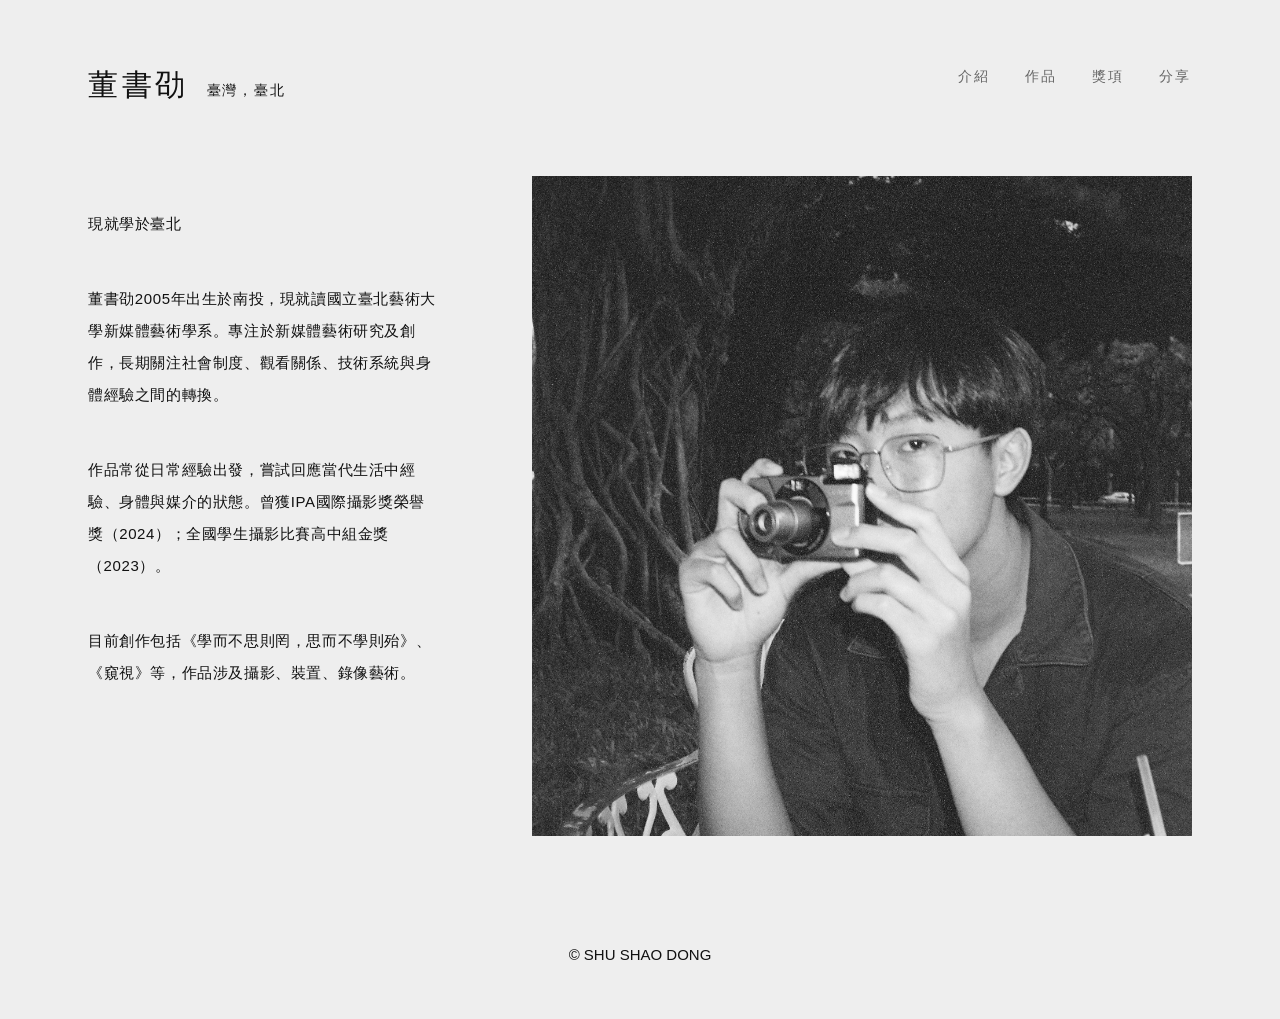
<file: index.html>
<!doctype html>
<html lang="zh-Hant">
  <head>
    <meta charset="utf-8" />
    <meta content="width=device-width, initial-scale=1" name="viewport" />

    <title>董書劭｜介紹</title>

    <link href="css/normalize.css" rel="stylesheet" />
    <link href="css/style.css" rel="stylesheet" />

    <meta content="董書劭個人網站介紹頁。" name="description" />
  </head>

  <body class="artist-page">
   <header class="artist-header">
  <div class="artist-header-left">
    <a class="artist-name" href="index.html">董書劭</a>
    <span class="artist-meta">臺灣，臺北</span>
  </div>

  <nav class="artist-nav">
    <a href="index.html">介紹</a>
    <a href="works.html">作品</a>
    <a href="awards.html">獎項</a>
    <a href="share.html">分享</a>
  </nav>
</header>

    <main class="artist-main">
      <section class="artist-intro">
        <div class="artist-text">
          <p class="artist-basic">
            <br />
            現就學於臺北
          </p>
          

          <p>
            董書劭2005年出生於南投，現就讀國立臺北藝術大學新媒體藝術學系。專注於新媒體藝術研究及創作，長期關注社會制度、觀看關係、技術系統與身體經驗之間的轉換。
            
          </p>
          

          <p>
            作品常從日常經驗出發，嘗試回應當代生活中經驗、身體與媒介的狀態。曾獲IPA國際攝影獎榮譽獎（2024）；全國學生攝影比賽高中組金獎（2023）。
            
          </p>
          

          <p>
            目前創作包括《學而不思則罔，思而不學則殆》、《窺視》等，作品涉及攝影、裝置、錄像藝術。
          </p>
        </div>

        <div class="artist-image">
          <img src="images/13.jpeg" alt="董書劭個人或作品影像" />
        </div>
      </section>
    </main>

    <footer class="artist-footer">
      <p>© SHU SHAO DONG</p>
    </footer>
  </body>
</html>
</file>
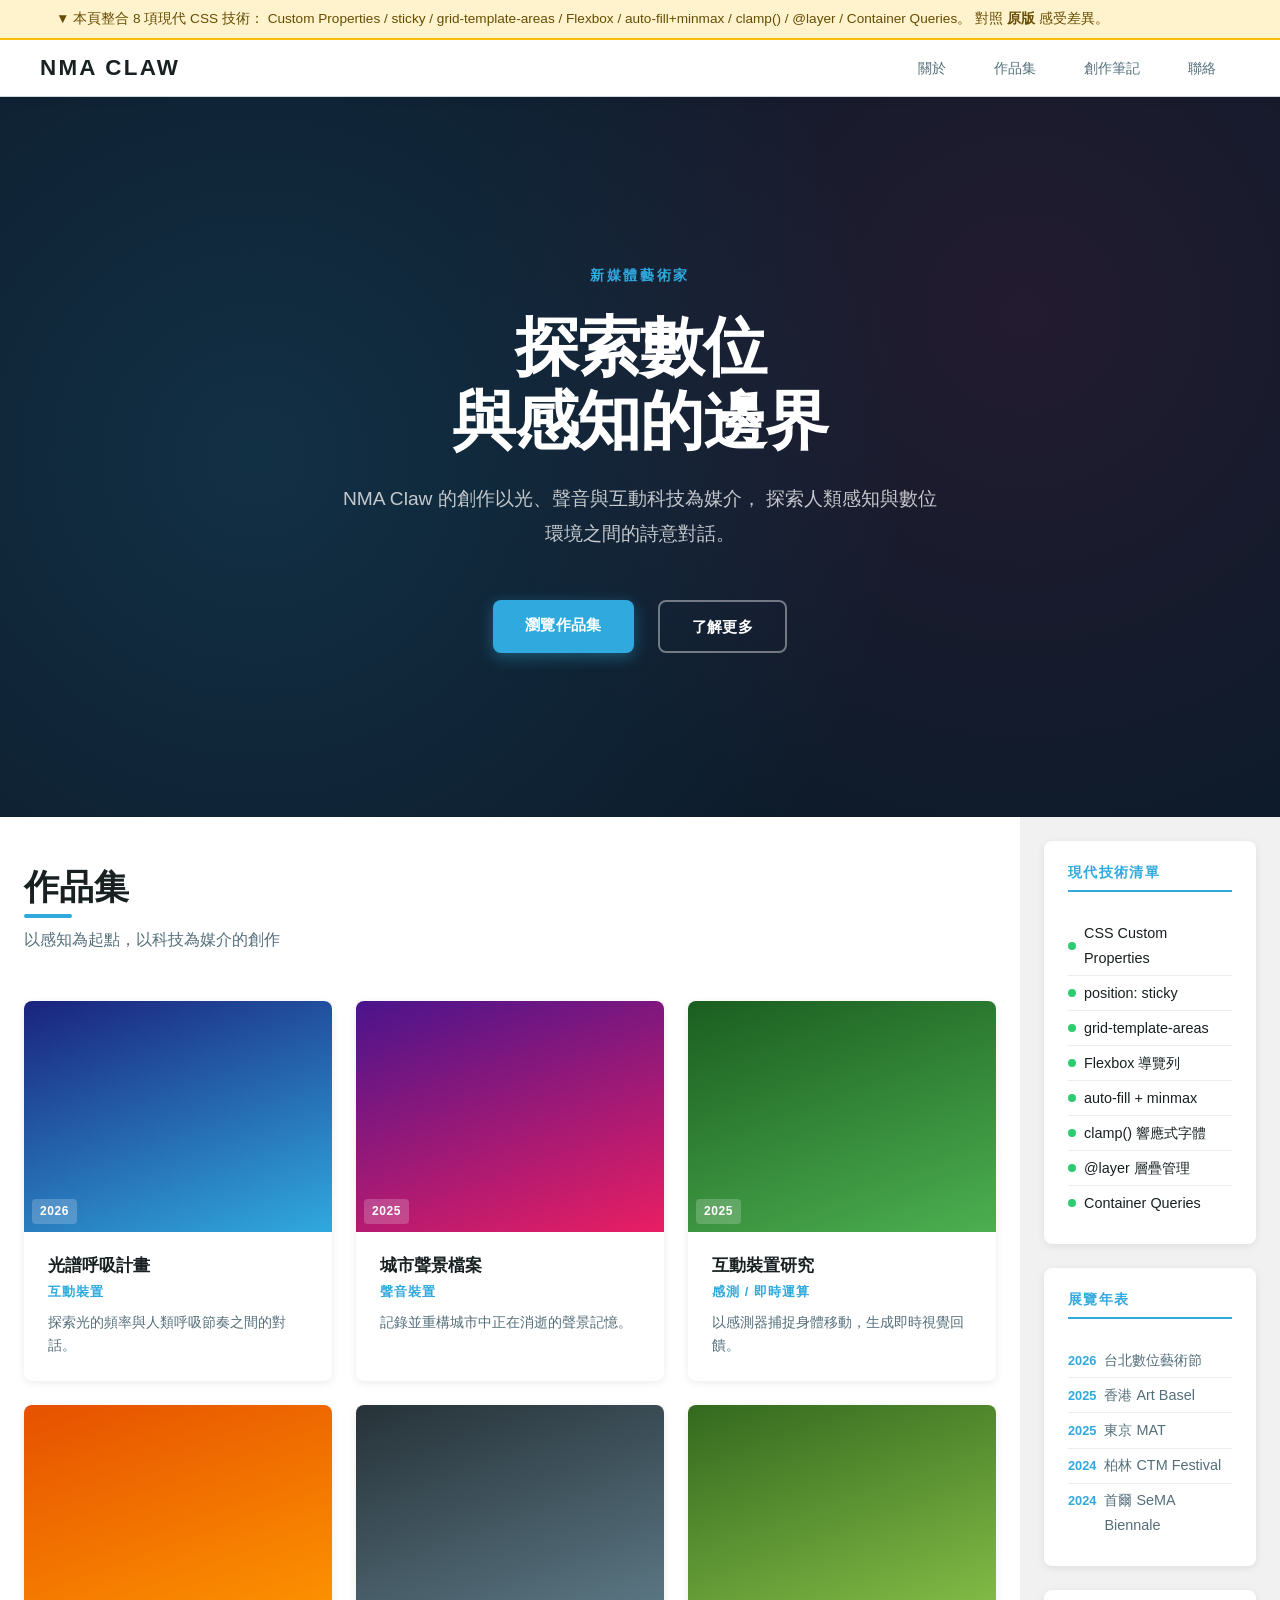
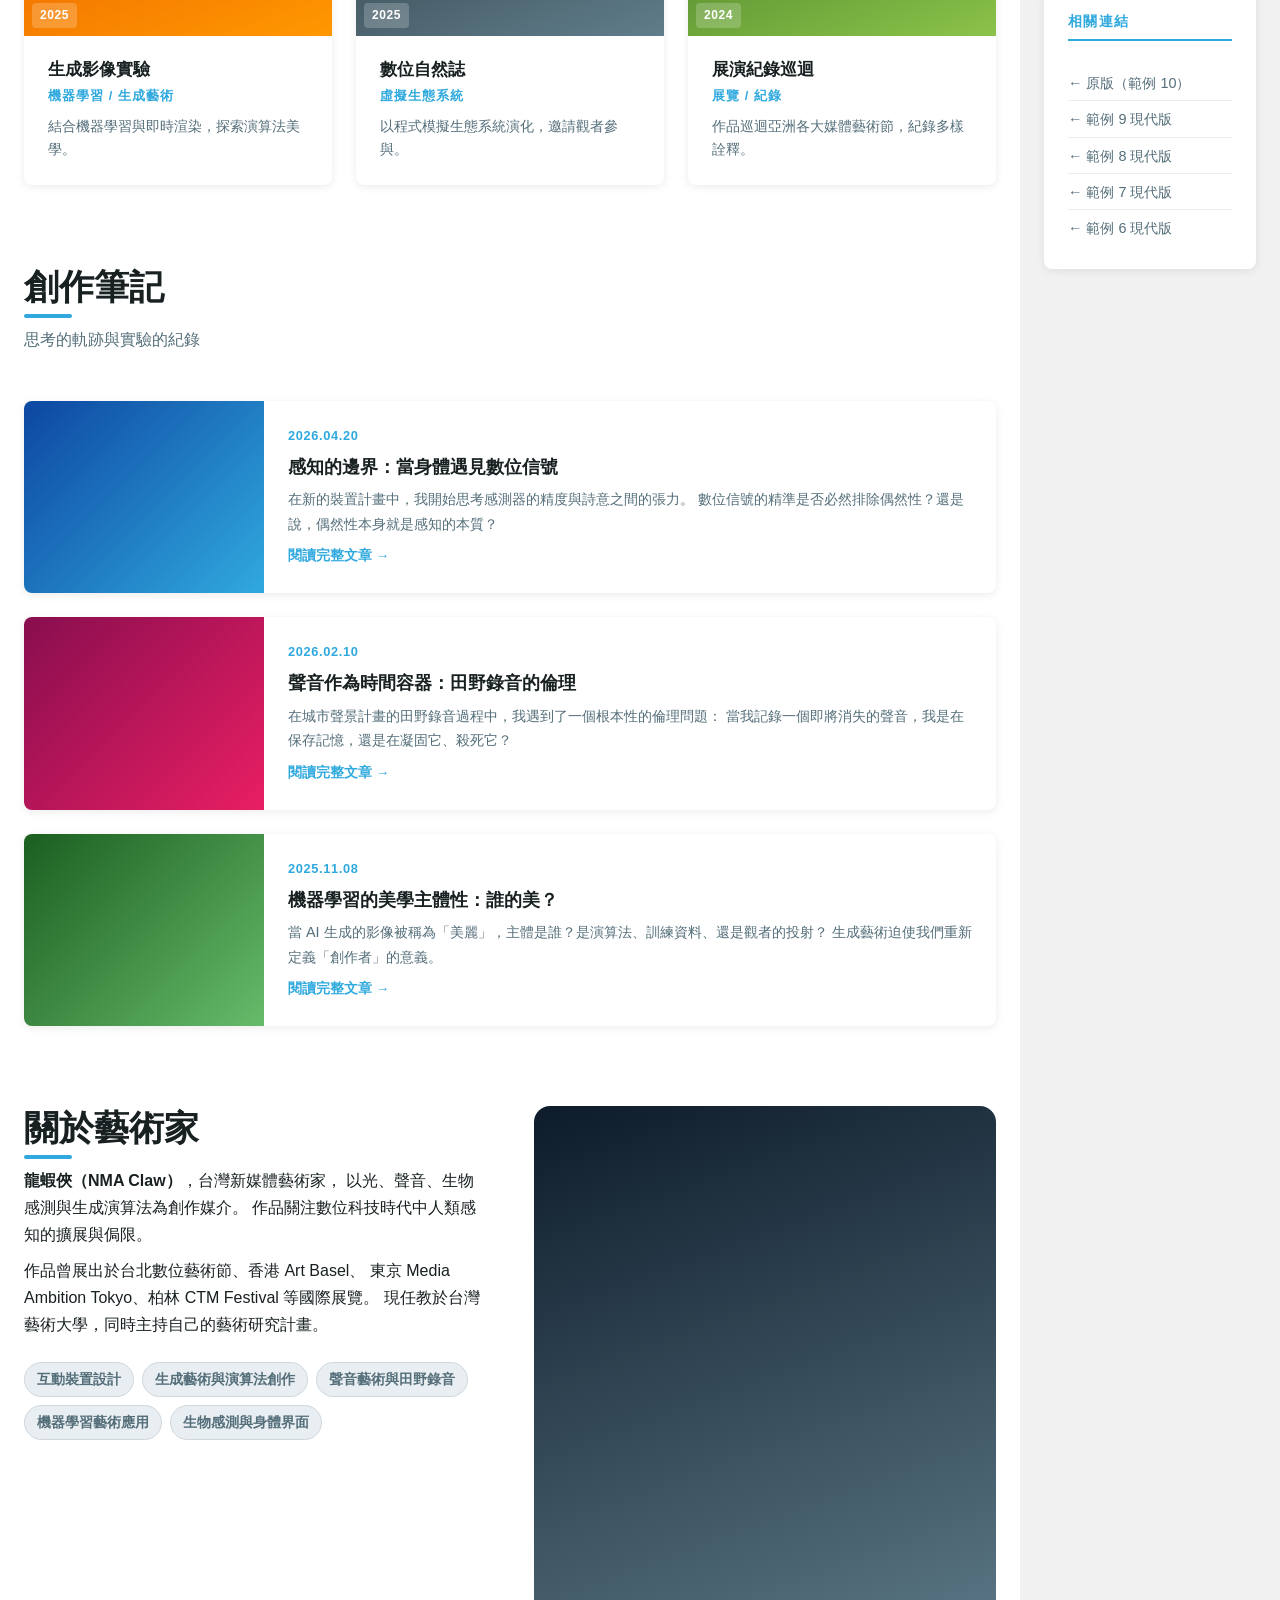
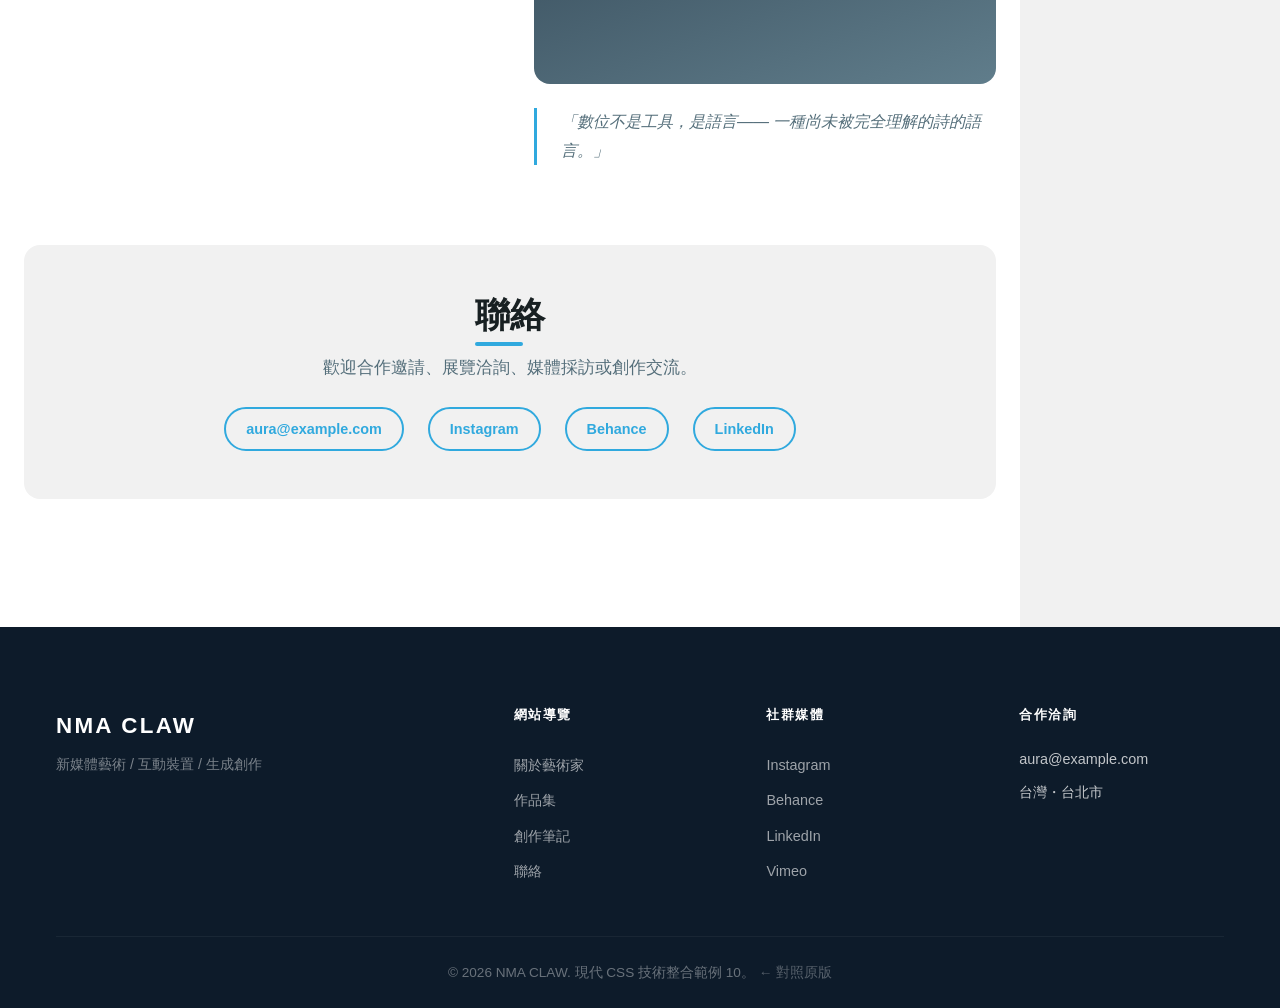
<file: modern/index.html>
﻿<!doctype html>
<!-- 宣告 HTML5 文件類型，讓瀏覽器以標準模式解析頁面。 -->

<html lang="zh-Hant">
  <head>
    <meta charset="utf-8" />

    <title>現代版｜範例 10｜整合所有現代技術的藝術家網站</title>
    <!--
      【現代技術整合版】本頁整合所有現代 CSS 技術：
        ① CSS Custom Properties — :root 完整變數系統
        ② position: sticky — 黏頂導覽列
        ③ CSS Grid grid-template-areas — 主版面配置
        ④ Flexbox — 導覽列、卡片行、頁尾
        ⑤ auto-fill + minmax — 作品卡片格線
        ⑥ clamp() — h1/h2 響應式字體
        ⑦ @layer — base/theme/utilities 層疊管理
        ⑧ Container Queries — 文章卡元件
      這是課程最終整合範例，展示完整的現代藝術家個人網站。
      對比原版（../index.html）：
        原版以傳統 float/inline-block 搭配多個 @media 斷點完成。
        現代版整合 8 項現代技術，版面彈性更高，程式碼更清晰易維護。
    -->
    <link href="css/style.css" rel="stylesheet" />
    <meta content="width=device-width, initial-scale=1" name="viewport" />
    <meta content="現代 CSS 技術整合版：完整藝術家個人網站" name="description" />
  </head>
  <body>

    <!-- ────────────────────────────────────────────────────
         技術說明橫幅
    ──────────────────────────────────────────────────── -->
    <div class="tech-banner">
      <div class="container">
        <p class="tech-banner__text">
          ▼ 本頁整合 8 項現代 CSS 技術：
          Custom Properties / sticky / grid-template-areas / Flexbox /
          auto-fill+minmax / clamp() / @layer / Container Queries。
          對照 <a href="../index.html">原版</a> 感受差異。
        </p>
      </div>
    </div>

    <!--
      ════════════════════════════════════════════════════════
      【技術②】position: sticky 黏頂導覽列
      【技術④】Flexbox 導覽列水平排列
      ════════════════════════════════════════════════════════
      site-header 使用 position: sticky; top: 0
      → 頁面向下捲動時，header 黏在視窗頂部
      → 比 position: fixed 好：不需要手動補 body 的 padding-top
    -->
    <header class="site-header">
      <div class="container site-header-inner">
        <a class="site-logo" href="#">NMA CLAW</a>
        <nav aria-label="主要導覽">
          <button class="nav-toggle" aria-expanded="false" aria-controls="site-nav" aria-label="開關選單">
            <span></span><span></span><span></span>
          </button>
          <ul class="site-nav" id="site-nav">
            <li><a class="site-nav__link" href="#about">關於</a></li>
            <li><a class="site-nav__link" href="#works">作品集</a></li>
            <li><a class="site-nav__link" href="#articles">創作筆記</a></li>
            <li><a class="site-nav__link" href="#contact">聯絡</a></li>
          </ul>
        </nav>
      </div>
    </header>

    <!--
      ════════════════════════════════════════════════════════
      【技術③】CSS Grid grid-template-areas 主版面
      ════════════════════════════════════════════════════════
      .site-wrapper 是整頁的 Grid 容器，
      在 CSS 裡用 grid-template-areas 「畫出」版面圖：

        "hero    hero"
        "main    sidebar"
        "footer  footer"

      各子元素用 grid-area 對應到版面圖的格子。
    -->
    <div class="site-wrapper">

      <!--
        grid-area: hero — Hero 區（橫跨兩欄、全螢幕高度）
        ════════════════════════════════════════════════════════
        【技術⑥】clamp() 標題字體
        h1 字體在 1.75rem ~ 4rem 之間流暢縮放，不需要 @media
      -->
      <section class="site-hero" id="home">
        <div class="hero-content">
          <span class="hero-eyebrow">新媒體藝術家</span>
          <h1 class="hero-title">探索數位<br>與感知的邊界</h1>
          <p class="hero-desc">
            NMA Claw 的創作以光、聲音與互動科技為媒介，
            探索人類感知與數位環境之間的詩意對話。
          </p>
          <div class="hero-cta">
            <a class="btn btn--primary" href="#works">瀏覽作品集</a>
            <a class="btn btn--outline" href="#about">了解更多</a>
          </div>
        </div>
      </section>

      <!-- grid-area: main — 主要內容區 -->
      <main class="site-main">

        <!--
          ════════════════════════════════════════════════════
          作品集 Section
          【技術⑤】auto-fill + minmax 作品卡片格線
          ════════════════════════════════════════════════════
        -->
        <section class="section" id="works">
          <div class="section-header">
            <h2 class="section-title">作品集</h2>
            <p class="section-subtitle">以感知為起點，以科技為媒介的創作</p>
          </div>

          <!--
            .works-grid：auto-fill + minmax 格線
            不需要 @media，瀏覽器自動決定每列幾欄
          -->
          <div class="works-grid">
            <article class="work-card">
              <div class="work-card__image work-card__image--1">
                <span class="work-card__year">2026</span>
              </div>
              <div class="work-card__body">
                <h3 class="work-card__title">光譜呼吸計畫</h3>
                <p class="work-card__category">互動裝置</p>
                <p class="work-card__desc">探索光的頻率與人類呼吸節奏之間的對話。</p>
              </div>
            </article>

            <article class="work-card">
              <div class="work-card__image work-card__image--2">
                <span class="work-card__year">2025</span>
              </div>
              <div class="work-card__body">
                <h3 class="work-card__title">城市聲景檔案</h3>
                <p class="work-card__category">聲音裝置</p>
                <p class="work-card__desc">記錄並重構城市中正在消逝的聲景記憶。</p>
              </div>
            </article>

            <article class="work-card">
              <div class="work-card__image work-card__image--3">
                <span class="work-card__year">2025</span>
              </div>
              <div class="work-card__body">
                <h3 class="work-card__title">互動裝置研究</h3>
                <p class="work-card__category">感測 / 即時運算</p>
                <p class="work-card__desc">以感測器捕捉身體移動，生成即時視覺回饋。</p>
              </div>
            </article>

            <article class="work-card">
              <div class="work-card__image work-card__image--4">
                <span class="work-card__year">2025</span>
              </div>
              <div class="work-card__body">
                <h3 class="work-card__title">生成影像實驗</h3>
                <p class="work-card__category">機器學習 / 生成藝術</p>
                <p class="work-card__desc">結合機器學習與即時渲染，探索演算法美學。</p>
              </div>
            </article>

            <article class="work-card">
              <div class="work-card__image work-card__image--5">
                <span class="work-card__year">2025</span>
              </div>
              <div class="work-card__body">
                <h3 class="work-card__title">數位自然誌</h3>
                <p class="work-card__category">虛擬生態系統</p>
                <p class="work-card__desc">以程式模擬生態系統演化，邀請觀者參與。</p>
              </div>
            </article>

            <article class="work-card">
              <div class="work-card__image work-card__image--6">
                <span class="work-card__year">2024</span>
              </div>
              <div class="work-card__body">
                <h3 class="work-card__title">展演紀錄巡迴</h3>
                <p class="work-card__category">展覽 / 紀錄</p>
                <p class="work-card__desc">作品巡迴亞洲各大媒體藝術節，紀錄多樣詮釋。</p>
              </div>
            </article>
          </div>
        </section>

        <!--
          ════════════════════════════════════════════════════
          創作筆記 Section
          【技術⑧】Container Queries 文章卡
          ════════════════════════════════════════════════════
          .articles-container 宣告 container-type: inline-size
          .article-card 依容器寬度自動切換版型
        -->
        <section class="section" id="articles">
          <div class="section-header">
            <h2 class="section-title">創作筆記</h2>
            <p class="section-subtitle">思考的軌跡與實驗的紀錄</p>
          </div>

          <!--
            .articles-container 是 Container Queries 的容器
            在 CSS 設定 container-type: inline-size
            子元素 .article-card 會依此容器的寬度切換版型
          -->
          <div class="articles-container">
            <article class="article-card">
              <div class="article-card__image article-card__image--1"></div>
              <div class="article-card__body">
                <time class="article-card__date">2026.04.20</time>
                <h3 class="article-card__title">感知的邊界：當身體遇見數位信號</h3>
                <p class="article-card__desc">
                  在新的裝置計畫中，我開始思考感測器的精度與詩意之間的張力。
                  數位信號的精準是否必然排除偶然性？還是說，偶然性本身就是感知的本質？
                </p>
                <a class="article-card__link" href="#">閱讀完整文章 →</a>
              </div>
            </article>

            <article class="article-card">
              <div class="article-card__image article-card__image--2"></div>
              <div class="article-card__body">
                <time class="article-card__date">2026.02.10</time>
                <h3 class="article-card__title">聲音作為時間容器：田野錄音的倫理</h3>
                <p class="article-card__desc">
                  在城市聲景計畫的田野錄音過程中，我遇到了一個根本性的倫理問題：
                  當我記錄一個即將消失的聲音，我是在保存記憶，還是在凝固它、殺死它？
                </p>
                <a class="article-card__link" href="#">閱讀完整文章 →</a>
              </div>
            </article>

            <article class="article-card">
              <div class="article-card__image article-card__image--3"></div>
              <div class="article-card__body">
                <time class="article-card__date">2025.11.08</time>
                <h3 class="article-card__title">機器學習的美學主體性：誰的美？</h3>
                <p class="article-card__desc">
                  當 AI 生成的影像被稱為「美麗」，主體是誰？是演算法、訓練資料、還是觀者的投射？
                  生成藝術迫使我們重新定義「創作者」的意義。
                </p>
                <a class="article-card__link" href="#">閱讀完整文章 →</a>
              </div>
            </article>
          </div>
        </section>

        <!--
          ════════════════════════════════════════════════════
          關於 Section（About）
          雙欄：文字 + 圖片（CSS Grid）
          ════════════════════════════════════════════════════
        -->
        <section class="section about-section" id="about">
          <div class="about-grid">
            <div class="about-text">
              <h2 class="section-title">關於藝術家</h2>
              <p>
                <strong>龍蝦俠（NMA Claw）</strong>，台灣新媒體藝術家，
                以光、聲音、生物感測與生成演算法為創作媒介。
                作品關注數位科技時代中人類感知的擴展與侷限。
              </p>
              <p>
                作品曾展出於台北數位藝術節、香港 Art Basel、
                東京 Media Ambition Tokyo、柏林 CTM Festival 等國際展覽。
                現任教於台灣藝術大學，同時主持自己的藝術研究計畫。
              </p>
              <ul class="about-skills">
                <li>互動裝置設計</li>
                <li>生成藝術與演算法創作</li>
                <li>聲音藝術與田野錄音</li>
                <li>機器學習藝術應用</li>
                <li>生物感測與身體界面</li>
              </ul>
            </div>
            <div class="about-image">
              <div class="about-image__placeholder"></div>
              <blockquote class="about-quote">
                「數位不是工具，是語言——
                一種尚未被完全理解的詩的語言。」
              </blockquote>
            </div>
          </div>
        </section>

        <!--
          ════════════════════════════════════════════════════
          聯絡 Section（Contact）
          ════════════════════════════════════════════════════
        -->
        <section class="section contact-section" id="contact">
          <div class="contact-inner">
            <h2 class="section-title">聯絡</h2>
            <p class="contact-desc">
              歡迎合作邀請、展覽洽詢、媒體採訪或創作交流。
            </p>
            <div class="contact-links">
              <a class="contact-link" href="mailto:aura@example.com">aura@example.com</a>
              <a class="contact-link" href="#">Instagram</a>
              <a class="contact-link" href="#">Behance</a>
              <a class="contact-link" href="#">LinkedIn</a>
            </div>
          </div>
        </section>

      </main><!-- /.site-main -->

      <!-- grid-area: sidebar — 右側邊欄 -->
      <aside class="site-sidebar">
        <div class="sidebar-widget">
          <h3 class="sidebar-widget__title">現代技術清單</h3>
          <ul class="tech-list">
            <li class="tech-list__item tech-list__item--done">
              <span class="tech-dot"></span>
              CSS Custom Properties
            </li>
            <li class="tech-list__item tech-list__item--done">
              <span class="tech-dot"></span>
              position: sticky
            </li>
            <li class="tech-list__item tech-list__item--done">
              <span class="tech-dot"></span>
              grid-template-areas
            </li>
            <li class="tech-list__item tech-list__item--done">
              <span class="tech-dot"></span>
              Flexbox 導覽列
            </li>
            <li class="tech-list__item tech-list__item--done">
              <span class="tech-dot"></span>
              auto-fill + minmax
            </li>
            <li class="tech-list__item tech-list__item--done">
              <span class="tech-dot"></span>
              clamp() 響應式字體
            </li>
            <li class="tech-list__item tech-list__item--done">
              <span class="tech-dot"></span>
              @layer 層疊管理
            </li>
            <li class="tech-list__item tech-list__item--done">
              <span class="tech-dot"></span>
              Container Queries
            </li>
          </ul>
        </div>

        <div class="sidebar-widget">
          <h3 class="sidebar-widget__title">展覽年表</h3>
          <ul class="timeline">
            <li class="timeline__item">
              <span class="timeline__year">2026</span>
              <span class="timeline__event">台北數位藝術節</span>
            </li>
            <li class="timeline__item">
              <span class="timeline__year">2025</span>
              <span class="timeline__event">香港 Art Basel</span>
            </li>
            <li class="timeline__item">
              <span class="timeline__year">2025</span>
              <span class="timeline__event">東京 MAT</span>
            </li>
            <li class="timeline__item">
              <span class="timeline__year">2024</span>
              <span class="timeline__event">柏林 CTM Festival</span>
            </li>
            <li class="timeline__item">
              <span class="timeline__year">2024</span>
              <span class="timeline__event">首爾 SeMA Biennale</span>
            </li>
          </ul>
        </div>

        <div class="sidebar-widget">
          <h3 class="sidebar-widget__title">相關連結</h3>
          <ul class="quick-links">
            <li><a href="../index.html">← 原版（範例 10）</a></li>
            <li><a href="../../9/modern/index.html">← 範例 9 現代版</a></li>
            <li><a href="../../8/modern/index.html">← 範例 8 現代版</a></li>
            <li><a href="../../7/modern/index.html">← 範例 7 現代版</a></li>
            <li><a href="../../6/modern/index.html">← 範例 6 現代版</a></li>
          </ul>
        </div>
      </aside>

      <!--
        grid-area: footer — 頁尾（橫跨兩欄）
        【技術④】Flexbox 多欄頁尾
      -->
      <footer class="site-footer">
        <div class="container">
          <div class="footer-grid">
            <div class="footer-col">
              <div class="footer-logo">NMA CLAW</div>
              <p class="footer-tagline">新媒體藝術 / 互動裝置 / 生成創作</p>
            </div>
            <div class="footer-col">
              <h4 class="footer-heading">網站導覽</h4>
              <ul class="footer-nav">
                <li><a href="#about">關於藝術家</a></li>
                <li><a href="#works">作品集</a></li>
                <li><a href="#articles">創作筆記</a></li>
                <li><a href="#contact">聯絡</a></li>
              </ul>
            </div>
            <div class="footer-col">
              <h4 class="footer-heading">社群媒體</h4>
              <ul class="footer-nav">
                <li><a href="#">Instagram</a></li>
                <li><a href="#">Behance</a></li>
                <li><a href="#">LinkedIn</a></li>
                <li><a href="#">Vimeo</a></li>
              </ul>
            </div>
            <div class="footer-col">
              <h4 class="footer-heading">合作洽詢</h4>
              <p>aura@example.com</p>
              <p>台灣・台北市</p>
            </div>
          </div>
          <div class="footer-bottom">
            <p>© 2026 NMA CLAW. 現代 CSS 技術整合範例 10。
              <a href="../index.html">← 對照原版</a>
            </p>
          </div>
        </div>
      </footer>

    </div><!-- /.site-wrapper -->

  </body>
</html>
</file>
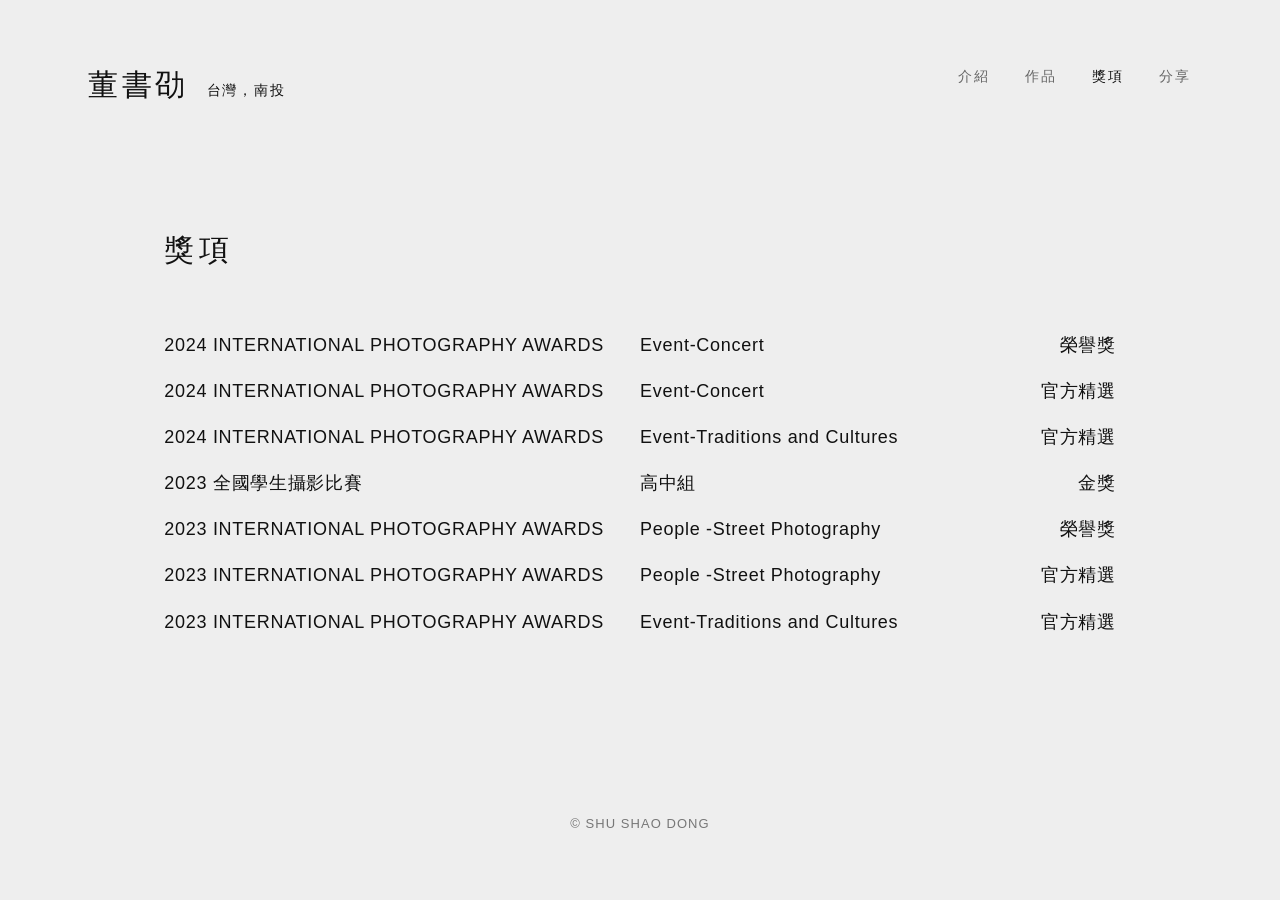
<file: awards.html>
<!doctype html>
<html lang="zh-Hant">
  <head>
    <meta charset="utf-8" />
    <meta content="width=device-width, initial-scale=1" name="viewport" />

    <title>董書劭｜獎項</title>

    <link href="css/normalize.css" rel="stylesheet" />
    <link href="css/style.css" rel="stylesheet" />

    <style>
      body.artist-page {
        margin: 0;
        background: #eeeeee;
        color: #111111;
        font-family:
          -apple-system, BlinkMacSystemFont, "Noto Sans TC", "PingFang TC",
          "Microsoft JhengHei", Arial, sans-serif;
      }

      .artist-header {
        width: 100%;
        padding: 58px 88px 40px;
        display: flex;
        justify-content: space-between;
        align-items: flex-start;
        box-sizing: border-box;
        background: #eeeeee;
      }

      .artist-header-left {
        display: flex;
        align-items: baseline;
        gap: 18px;
      }

      .artist-name {
        color: #111111;
        text-decoration: none;
        font-size: 30px;
        font-weight: 500;
        letter-spacing: 0.12em;
      }

      .artist-meta {
        color: #111111;
        font-size: 14px;
        letter-spacing: 0.12em;
      }

      .artist-nav {
        display: flex;
        gap: 34px;
        padding-top: 6px;
      }

      .artist-nav a {
        color: #666666;
        text-decoration: none;
        font-size: 14px;
        letter-spacing: 0.18em;
      }

      .artist-nav a:hover,
      .artist-nav a.active {
        color: #111111;
      }

      .artist-main {
        max-width: 1600px;
        margin: 0 auto;
        padding: 40px 88px 100px;
        box-sizing: border-box;
      }

      .page-section h1 {
        margin: 0 0 54px;
        font-size: 30px;
        font-weight: 400;
        letter-spacing: 0.16em;
      }

      .award-table {
        width: 100%;
        max-width: 1180px;
      }

      .award-row {
        display: grid;
        grid-template-columns: 1.6fr 1.1fr 0.5fr;
        gap: 36px;
        padding: 8px 0;
        border: none;
        font-size: 24px;
        line-height: 1.35;
        letter-spacing: 0.04em;
      }

      .award-year,
      .award-category,
      .award-result {
        color: #111111;
      }

      .award-result {
        text-align: right;
      }

      .award-highlight .award-year,
      .award-highlight .award-category,
      .award-highlight .award-result {
        color: #d6c900;
      }

      .artist-footer {
        padding: 36px 88px 52px;
        background: #eeeeee;
        color: #777777;
        font-size: 13px;
        letter-spacing: 0.08em;
      }

      @media (max-width: 900px) {
        .artist-header {
          padding: 32px 24px 28px;
          display: block;
        }

        .artist-header-left {
          display: block;
        }

        .artist-name {
          display: block;
          font-size: 26px;
          margin-bottom: 8px;
        }

        .artist-nav {
          margin-top: 28px;
          gap: 20px;
          flex-wrap: wrap;
        }

        .artist-main {
          padding: 32px 24px 72px;
        }

        .award-row {
          grid-template-columns: 1fr;
          gap: 2px;
          padding: 16px 0;
          border-bottom: 1px solid #cccccc;
          font-size: 18px;
        }

        .award-result {
          text-align: left;
        }

        .artist-footer {
          padding: 32px 24px 48px;
        }
      }
    </style>
  </head>

  <body class="artist-page">
    <header class="artist-header">
      <div class="artist-header-left">
        <a class="artist-name" href="index.html">董書劭</a>
        <span class="artist-meta">台灣，南投</span>
      </div>

      <nav class="artist-nav">
        <a href="index.html">介紹</a>
        <a href="works.html">作品</a>
        <a class="active" href="awards.html">獎項</a>
        <a href="share.html">分享</a>
      </nav>
    </header>

    <main class="artist-main">
      <section class="page-section">
        <h1>獎項</h1>

        <div class="award-table">
          <div class="award-row">
            <span class="award-year">2024 INTERNATIONAL PHOTOGRAPHY AWARDS</span>
            <span class="award-category">Event-Concert</span>
            <span class="award-result">榮譽獎</span>
          </div>

          <div class="award-row">
            <span class="award-year">2024 INTERNATIONAL PHOTOGRAPHY AWARDS</span>
            <span class="award-category">Event-Concert</span>
            <span class="award-result">官方精選</span>
          </div>

          <div class="award-row">
            <span class="award-year">2024 INTERNATIONAL PHOTOGRAPHY AWARDS</span>
            <span class="award-category">Event-Traditions and Cultures</span>
            <span class="award-result">官方精選</span>
          </div>

          <div class="award-row">
            <span class="award-year">2023 全國學生攝影比賽</span>
            <span class="award-category">高中組</span>
            <span class="award-result">金獎</span>
          </div>

          <div class="award-row">
            <span class="award-year">2023 INTERNATIONAL PHOTOGRAPHY AWARDS</span>
            <span class="award-category">People -Street Photography</span>
            <span class="award-result">榮譽獎</span>
          </div>

          <div class="award-row">
            <span class="award-year">2023 INTERNATIONAL PHOTOGRAPHY AWARDS</span>
            <span class="award-category">People -Street Photography</span>
            <span class="award-result">官方精選</span>
          </div>

          <div class="award-row">
            <span class="award-year">2023 INTERNATIONAL PHOTOGRAPHY AWARDS</span>
            <span class="award-category">Event-Traditions and Cultures</span>
            <span class="award-result">官方精選</span>
          </div>
        </div>
      </section>
    </main>

    <footer class="artist-footer">
      <p>© SHU SHAO DONG</p>
    </footer>
  </body>
</html>
</file>
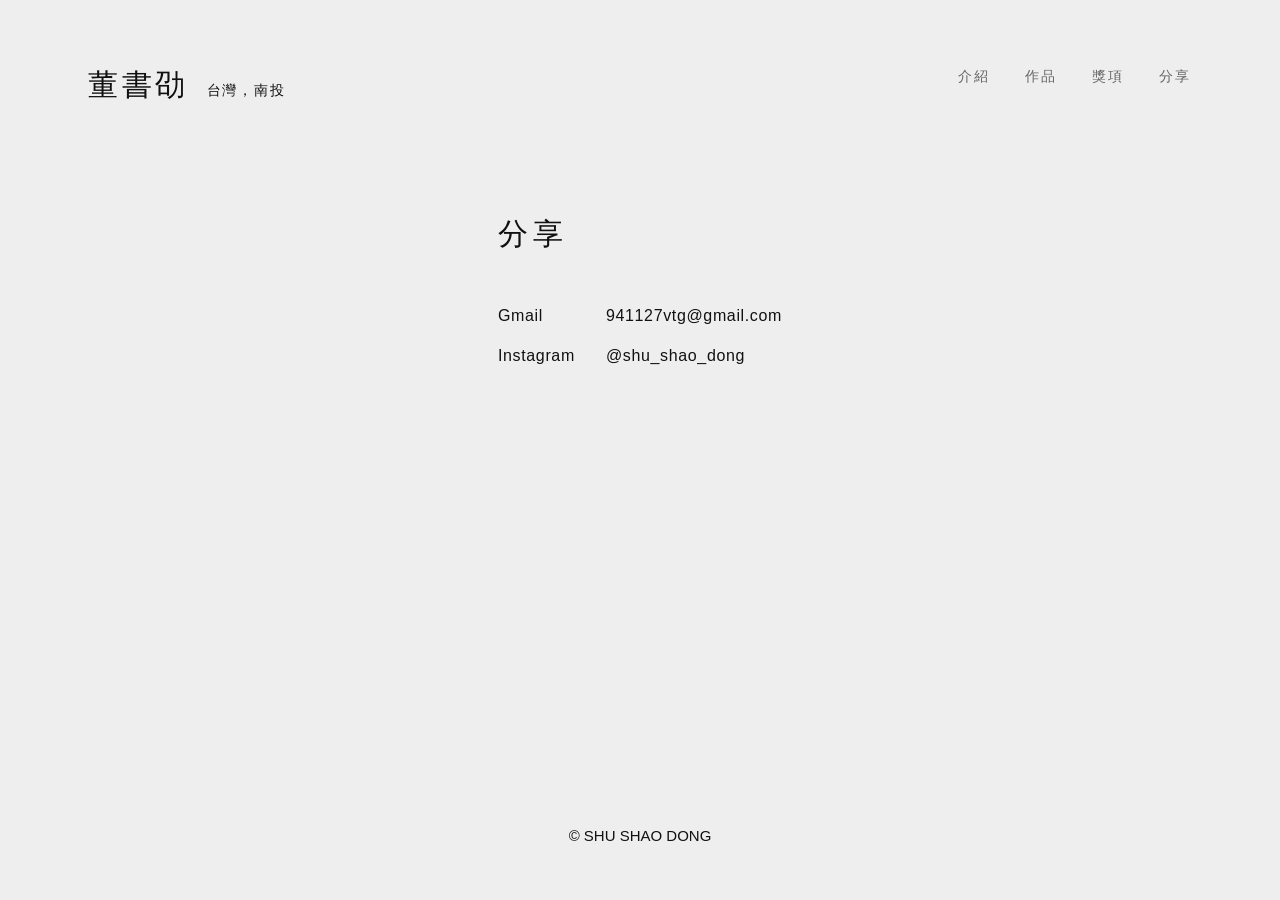
<file: share.html>
<!doctype html>
<html lang="zh-Hant">
  <head>
    <meta charset="utf-8" />
    <meta content="width=device-width, initial-scale=1" name="viewport" />

    <title>董書劭｜分享</title>

    <link href="css/normalize.css" rel="stylesheet" />
    <link href="css/style.css" rel="stylesheet" />
  </head>

  <body class="artist-page">
    <header class="artist-header">
  <div class="artist-header-left">
    <a class="artist-name" href="index.html">董書劭</a>
    <span class="artist-meta">台灣，南投</span>
  </div>

  <nav class="artist-nav">
    <a href="index.html">介紹</a>
    <a href="works.html">作品</a>
    <a href="awards.html">獎項</a>
    <a href="share.html">分享</a>
  </nav>
</header>
    <main class="artist-main">
      <section class="artist-section page-section">
        <h1>分享</h1>

        <div class="share-contact">
  <div class="share-contact-row">
    <span class="share-label">Gmail</span>
    <span class="share-value">941127vtg@gmail.com</span>
  </div>

  <div class="share-contact-row">
    <span class="share-label">Instagram</span>
    <span class="share-value">@shu_shao_dong</span>
  </div>
</div>
      </section>
    </main>

    <footer class="artist-footer">
      <p>© SHU SHAO DONG</p>
    </footer>
  </body>
</html>
</file>
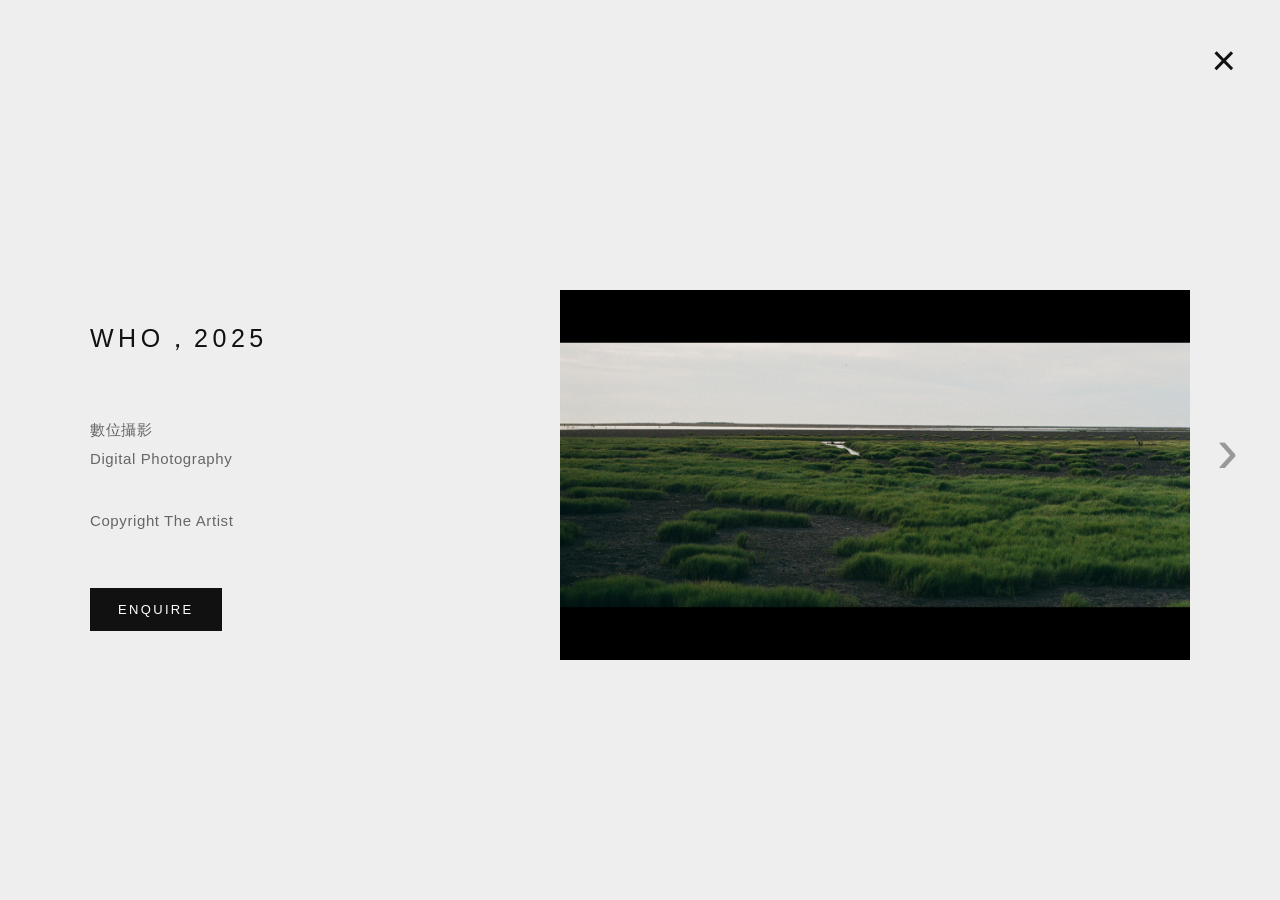
<file: work-4.html>
<!doctype html>
<html lang="zh-Hant">
  <head>
    <meta charset="utf-8" />
    <meta content="width=device-width, initial-scale=1" name="viewport" />

    <title>who｜董書劭</title>

    <link href="css/normalize.css" rel="stylesheet" />
    <link href="css/style.css" rel="stylesheet" />
  </head>

  <body class="work-view-page">
    <a class="work-close" href="works.html" aria-label="Back to works">×</a>

    <main class="work-view">
      <section class="work-view-info">
        <h1>who，2025</h1>

        <p>
          數位攝影<br />
          Digital Photography
        </p>

        <p>Copyright The Artist</p>

        <a class="enquire-button" href="mailto:941127vtg@gmail.com">ENQUIRE</a>
      </section>

      <section class="work-view-image">
        <img src="images/12.jpeg" alt="who" />
      </section>
    </main>

    <a class="work-next" href="work-1.html" aria-label="Next work">›</a>
  </body>
</html>
</file>
<file: css/style.css>
/*
  檔案功能：style.css
  被引用目的：承接 HTML 頁面的主視覺與版型設計，讓藝術家網站呈現明確的版面節奏、色彩氣質與響應式結構。
  編寫安排：先載入全域設定或模組 CSS，再針對頁首、導覽、內容區、作品卡片、側欄、頁尾與動畫狀態進行細部設定。
  與 HTML 的關係：HTML 透過 class 名稱標記語意與區塊，本檔再用相同 class 選擇器把視覺樣式套用到對應區塊。
*/

/* 匯入 _global.css：把相關樣式拆成模組，方便依功能維護與教學閱讀。 */
@import url(_global.css);

/* 匯入 _layout.css：把相關樣式拆成模組，方便依功能維護與教學閱讀。 */
@import url(_layout.css);

/* 匯入 _typography.css：把相關樣式拆成模組，方便依功能維護與教學閱讀。 */
@import url(_typography.css);

/* 匯入 _nav.css：把相關樣式拆成模組，方便依功能維護與教學閱讀。 */
@import url(_nav.css);

/* 匯入 _button.css：把相關樣式拆成模組，方便依功能維護與教學閱讀。 */
@import url(_button.css);

/* 匯入 _form.css：把相關樣式拆成模組，方便依功能維護與教學閱讀。 */
@import url(_form.css);

/* 匯入 _media.css：把相關樣式拆成模組，方便依功能維護與教學閱讀。 */
@import url(_media.css);

/* 匯入 _table.css：把相關樣式拆成模組，方便依功能維護與教學閱讀。 */
@import url(_table.css);

/* 匯入 _grid.css：把相關樣式拆成模組，方便依功能維護與教學閱讀。 */
@import url(_grid.css);

/* 匯入 _card.css：把相關樣式拆成模組，方便依功能維護與教學閱讀。 */
@import url(_card.css);

/* 匯入 _helper.css：把相關樣式拆成模組，方便依功能維護與教學閱讀。 */
@import url(_helper.css);

/* 匯入 _theme.css：把相關樣式拆成模組，方便依功能維護與教學閱讀。 */
@import url(_theme.css);

/* NMA teaching additions */
/* 選擇器開頭，指定接下來的屬性要套用到哪些 HTML 元素。 */
body {
  /* 設定字體家族，影響網站的氣質。 */
  font-family:
    -apple-system, BlinkMacSystemFont, "Noto Sans TC", "PingFang TC", "Microsoft JhengHei",
    sans-serif;
  /* 設定文字顏色。 */
  color: #182022;}

/* 選擇器開頭，指定接下來的屬性要套用到哪些 HTML 元素。 */
.site-logo {
  /* 設定字距，常用於 Logo 或標題的空氣感。 */
  letter-spacing: 0.08em;}

/*
  ═══════════════════════════════════════════════════
  【現代技術②】Flexbox 導覽列容器（取代 float 左右分配）
  ───────────────────────────────────────────────────
  舊做法：
    .site-logo  { float: left  }   ← Logo 靠左浮動
    .pull-right { float: right }   ← 選單靠右浮動（透過 HTML class="pull-right"）
    .clearfix::after { clear: both }  ← 幽靈元素強制父層包住浮動子元素
  新做法：
    .site-header-inner { display: flex; justify-content: space-between }
    → Logo 自動靠左，選單自動靠右，父層自然包住子元素，不需任何 clearfix
    → align-items: center 一行搞定垂直置中，無需手動設定 line-height = height
  ═══════════════════════════════════════════════════
*/
/* Flexbox 導覽列容器：Logo 貼左，選單貼右，高度自動置中。 */
.site-header-inner {
  /* display: flex 開啟彈性盒模型，取代 float 的左右分配排版。 */
  display: flex;
  /* align-items: center 讓 Logo 與選單垂直置中，取代 line-height 手動設定。 */
  align-items: center;
  /* justify-content: space-between → Logo 推最左、選單推最右，取代 float: right。 */
  justify-content: space-between;
  /* height: 60px 定義導覽列高度。 */
  height: 60px;}


/* 選擇器開頭，指定接下來的屬性要套用到哪些 HTML 元素。 */
.site-header-toggle {
  /* 設定滑鼠游標樣式，提示可互動性。 */
  cursor: pointer;}

/* 選擇器開頭，指定接下來的屬性要套用到哪些 HTML 元素。 */
.site-menu.is-open {
  /* 設定元素顯示模式，例如 block、inline-block、flex。 */
  display: block;}

/* 選擇器開頭，指定接下來的屬性要套用到哪些 HTML 元素。 */
.js-reveal {
  /* 設定透明度，可用於淡入動畫。 */
  opacity: 0;
  /* 設定位移、縮放或旋轉，可用於動畫與動態感。 */
  transform: translateY(18px);
  /* 設定屬性變化的時間與速度曲線。 */
  transition:
    opacity 0.7s ease,
    transform 0.7s ease;}

/* 選擇器開頭，指定接下來的屬性要套用到哪些 HTML 元素。 */
.js-reveal.is-visible {
  /* 設定透明度，可用於淡入動畫。 */
  opacity: 1;
  /* 設定位移、縮放或旋轉，可用於動畫與動態感。 */
  transform: translateY(0);}

/* 選擇器開頭，指定接下來的屬性要套用到哪些 HTML 元素。 */
.artist-note {
  /* 設定行高，影響段落閱讀節奏。 */
  line-height: 1.8;
  /* 設定字距，常用於 Logo 或標題的空氣感。 */
  letter-spacing: 0.03em;}

img {
  max-width: 100%;
  display: block;
}

.img-fluid {
  width: 100%;
  height: auto;
}

.card {
  position: relative;
  overflow: hidden;
}

.card img {
  width: 100%;
  height: 360px;
  object-fit: cover;
}

.site-banner {
  position: relative;
  overflow: hidden;
}

.site-banner-content {
  position: relative;
  z-index: 2;
}

.row {
  display: flex;
  flex-wrap: wrap;
}

.col-sm-4 {
  width: 33.3333%;
}

.col-sm-6 {
  width: 50%;
}

.col-sm-8 {
  width: 66.6666%;
}

@media (max-width: 768px) {
  .col-sm-4,
  .col-sm-6,
  .col-sm-8 {
    width: 100%;
  }

  .card img {
    height: 260px;
  }
}

/* ==============================
   GALLERY BIOGRAPHY STYLE
   參考畫廊藝術家頁：白底、黑字、細線、極簡列表
============================== */

body {
  background: #ffffff;
  color: #111111;
  font-family:
    -apple-system, BlinkMacSystemFont, "Noto Sans TC", "PingFang TC",
    "Microsoft JhengHei", Arial, sans-serif;
  font-size: 15px;
  line-height: 1.8;
}

/* Header */
.gallery-header {
  width: 100%;
  padding: 28px 48px;
  display: flex;
  justify-content: space-between;
  align-items: center;
  background: #ffffff;
  border-bottom: 1px solid #d8d8d8;
  box-sizing: border-box;
}

.gallery-logo {
  color: #111111;
  text-decoration: none;
  font-size: 18px;
  letter-spacing: 0.08em;
  font-weight: 500;
}

.gallery-nav {
  display: flex;
  gap: 28px;
}

.gallery-nav a {
  color: #111111;
  text-decoration: none;
  font-size: 14px;
  letter-spacing: 0.06em;
}

.gallery-nav a:hover {
  color: #777777;
}

/* Main */
.gallery-main {
  max-width: 1180px;
  margin: 0 auto;
  padding: 72px 48px 96px;
  box-sizing: border-box;
}

/* Artist intro */
.artist-hero {
  display: grid;
  grid-template-columns: 280px 1fr;
  gap: 96px;
  padding-bottom: 72px;
  border-bottom: 1px solid #d8d8d8;
}

.artist-name-block h1 {
  margin: 0 0 18px;
  font-size: 34px;
  font-weight: 400;
  letter-spacing: 0.08em;
}

.artist-name-block p {
  margin: 0 0 8px;
  color: #666666;
  font-size: 14px;
}

.artist-bio {
  max-width: 760px;
}

.artist-bio p {
  margin: 0 0 24px;
  color: #111111;
}

/* Sections */
.gallery-section {
  padding: 64px 0;
  border-bottom: 1px solid #d8d8d8;
}

.gallery-section h2 {
  margin: 0 0 32px;
  font-size: 18px;
  font-weight: 400;
  letter-spacing: 0.12em;
}

/* Works */
.work-list {
  width: 100%;
}

.work-row {
  display: grid;
  grid-template-columns: 1fr 1fr;
  gap: 48px;
  padding: 22px 0;
  border-top: 1px solid #d8d8d8;
  color: #111111;
  text-decoration: none;
}

.work-row:last-child {
  border-bottom: 1px solid #d8d8d8;
}

.work-row:hover {
  color: #777777;
}

.work-title {
  font-size: 17px;
  letter-spacing: 0.04em;
}

.work-meta {
  color: #666666;
  font-size: 14px;
}

/* Awards */
.award-row {
  display: grid;
  grid-template-columns: 120px 1fr;
  gap: 48px;
  padding: 18px 0;
  border-top: 1px solid #d8d8d8;
}

.award-row:last-child {
  border-bottom: 1px solid #d8d8d8;
}

.award-row span {
  color: #666666;
}

.award-row p {
  margin: 0;
}

/* Share */
.share-list {
  display: flex;
  gap: 28px;
  flex-wrap: wrap;
}

.share-list a {
  color: #111111;
  text-decoration: none;
  border-bottom: 1px solid #111111;
}

.share-list a:hover {
  color: #777777;
  border-bottom-color: #777777;
}

/* Footer */
.gallery-footer {
  padding: 28px 48px;
  border-top: 1px solid #d8d8d8;
  background: #ffffff;
  color: #666666;
  font-size: 13px;
}

/* Hide old template visual leftovers if still present */
.site-header,
.site-banner,
.site-main,
.site-footer {
  background: transparent;
}

/* Mobile */
@media (max-width: 768px) {
  .gallery-header {
    padding: 22px 24px;
    display: block;
  }

  .gallery-nav {
    margin-top: 18px;
    gap: 18px;
    flex-wrap: wrap;
  }

  .gallery-main {
    padding: 48px 24px 72px;
  }

  .artist-hero {
    grid-template-columns: 1fr;
    gap: 36px;
  }

  .work-row {
    grid-template-columns: 1fr;
    gap: 8px;
  }

  .award-row {
    grid-template-columns: 1fr;
    gap: 6px;
  }
}

.artist-nav a.active {
  color: #111111;
}

.page-section {
  margin-top: 40px;
  padding-top: 0;
  border-top: none;
}

.page-section h1 {
  margin: 0 0 48px;
  font-size: 30px;
  font-weight: 400;
  letter-spacing: 0.16em;
}

/* ===== Final layout adjustment ===== */

.artist-page,
.artist-header,
.artist-footer {
  background: #eeeeee;
}

.artist-header {
  padding: 58px 88px 42px;
}

.artist-name {
  font-size: 28px;
  font-weight: 500;
  letter-spacing: 0.12em;
}

.artist-meta {
  font-size: 14px;
  letter-spacing: 0.12em;
}

.artist-nav {
  gap: 32px;
  padding-top: 6px;
}

.artist-nav a {
  color: #666666;
  font-size: 14px;
  letter-spacing: 0.18em;
}

.artist-main {
  max-width: 1600px;
  margin: 0 auto;
  padding: 24px 88px 90px;
}

.artist-intro {
  display: grid;
  grid-template-columns: 1fr 660px;
  gap: 92px;
  align-items: start;
}

.artist-text {
  max-width: 760px;
  font-size: 15px;
  line-height: 2.15;
  letter-spacing: 0.04em;
}

.artist-text p {
  margin: 0 0 42px;
}

.artist-basic {
  margin-bottom: 52px;
}

.artist-image {
  width: 660px;
  height: 660px;
  background: #ffffff;
  overflow: hidden;
}

.artist-image img {
  width: 100%;
  height: 100%;
  object-fit: cover;
  object-position: center center;
  filter: grayscale(100%);
}

/* 手機版 */
@media (max-width: 900px) {
  .artist-header {
    padding: 32px 24px 28px;
    display: block;
  }

  .artist-nav {
    margin-top: 28px;
    gap: 20px;
    flex-wrap: wrap;
  }

  .artist-main {
    padding: 20px 24px 64px;
  }

  .artist-intro {
    grid-template-columns: 1fr;
    gap: 48px;
  }

  .artist-image {
    width: 100%;
    height: auto;
  }

  .artist-image img {
    height: auto;
  }
}

/* ==============================
   WORKS IMAGE INDEX PAGE
============================== */

.works-index-page {
  padding-top: 20px;
}

.works-index-page h1 {
  margin: 0 0 48px;
  font-size: 30px;
  font-weight: 400;
  letter-spacing: 0.16em;
}

.works-grid {
  display: grid;
  grid-template-columns: repeat(2, 1fr);
  gap: 56px 48px;
}

.work-card {
  display: block;
  color: #111111;
  text-decoration: none;
}

.work-card img {
  display: block;
  width: 100%;
  height: 420px;
  object-fit: cover;
  object-position: center center;
  filter: grayscale(100%);
  transition:
    filter 0.3s ease,
    opacity 0.3s ease;
}

.work-card:hover img {
  filter: grayscale(0%);
  opacity: 0.88;
}

.work-card-text {
  padding-top: 18px;
}

.work-card-text h2 {
  margin: 0 0 6px;
  font-size: 17px;
  font-weight: 400;
  letter-spacing: 0.06em;
}

.work-card-text p {
  margin: 0;
  color: #666666;
  font-size: 14px;
  letter-spacing: 0.04em;
}

/* 單件作品頁 */
.work-detail {
  display: grid;
  grid-template-columns: minmax(360px, 520px) 1fr;
  gap: 80px;
  align-items: start;
}

.work-detail-info h1 {
  margin: 0 0 28px;
  font-size: 30px;
  font-weight: 400;
  letter-spacing: 0.12em;
  line-height: 1.5;
}

.work-meta-list {
  margin: 0 0 48px;
  padding: 0;
  list-style: none;
  color: #666666;
  font-size: 14px;
  line-height: 2;
  letter-spacing: 0.06em;
}

.work-description p {
  margin: 0 0 28px;
  font-size: 15px;
  line-height: 2.1;
  letter-spacing: 0.04em;
}

.work-detail-image img {
  width: 100%;
  height: auto;
  display: block;
}

.back-link {
  display: inline-block;
  margin-top: 36px;
  color: #111111;
  text-decoration: none;
  border-bottom: 1px solid #111111;
  font-size: 14px;
  letter-spacing: 0.08em;
}

.back-link:hover {
  color: #777777;
  border-bottom-color: #777777;
}

@media (max-width: 900px) {
  .works-grid {
    grid-template-columns: 1fr;
    gap: 42px;
  }

  .work-card img {
    height: 320px;
  }

  .work-detail {
    grid-template-columns: 1fr;
    gap: 42px;
  }
}

/* ==============================
   WORK DETAIL VIEWING ROOM STYLE
============================== */

.work-view-page {
  margin: 0;
  background: #eeeeee;
  color: #111111;
  font-family:
    -apple-system, BlinkMacSystemFont, "Noto Sans TC", "PingFang TC",
    "Microsoft JhengHei", Arial, sans-serif;
}

.work-view {
  min-height: 100vh;
  box-sizing: border-box;
  padding: 150px 90px 90px;
  display: grid;
  grid-template-columns: 360px 1fr;
  gap: 110px;
  align-items: center;
}

.work-view-info {
  max-width: 360px;
}

.work-view-info h1 {
  margin: 0 0 58px;
  font-size: 26px;
  font-weight: 400;
  letter-spacing: 0.22em;
  line-height: 1.5;
  text-transform: uppercase;
}

.work-view-info p {
  margin: 0 0 34px;
  color: #666666;
  font-size: 15px;
  line-height: 1.9;
  letter-spacing: 0.04em;
}

.work-view-image {
  display: flex;
  align-items: center;
  justify-content: center;
}

.work-view-image img {
  display: block;
  width: 100%;
  max-width: 980px;
  max-height: 78vh;
  object-fit: contain;
}

.enquire-button {
  display: inline-block;
  margin-top: 18px;
  padding: 16px 28px;
  background: #111111;
  color: #ffffff;
  text-decoration: none;
  font-size: 13px;
  letter-spacing: 0.18em;
}

.enquire-button:hover {
  background: #444444;
}

.work-close {
  position: fixed;
  top: 42px;
  right: 44px;
  z-index: 10;
  color: #111111;
  text-decoration: none;
  font-size: 42px;
  font-weight: 200;
  line-height: 1;
}

.work-close:hover {
  color: #777777;
}

.work-next {
  position: fixed;
  right: 42px;
  top: 50%;
  transform: translateY(-50%);
  color: #999999;
  text-decoration: none;
  font-size: 64px;
  font-weight: 200;
  line-height: 1;
}

.work-next:hover {
  color: #111111;
}

/* 手機版 */
@media (max-width: 900px) {
  .work-view {
    padding: 100px 24px 60px;
    grid-template-columns: 1fr;
    gap: 48px;
  }

  .work-view-info {
    max-width: none;
  }

  .work-view-info h1 {
    font-size: 22px;
    margin-bottom: 36px;
  }

  .work-view-image img {
    max-height: none;
  }

  .work-close {
    top: 24px;
    right: 24px;
    font-size: 36px;
  }

  .work-next {
    display: none;
  }
}

/* ==============================
   AWARDS PAGE
============================== */

.award-table {
  width: 100%;
}

.award-table .award-row {
  display: grid;
  grid-template-columns: 1.6fr 1.1fr 0.5fr;
  gap: 36px;
  padding: 10px 0;
  border: none;
  font-size: 18px;
  line-height: 1.45;
  letter-spacing: 0.04em;
}

.award-table .award-year,
.award-table .award-category,
.award-table .award-result {
  color: #111111;
}

.award-table .award-result {
  text-align: right;
}

.award-table .award-highlight span {
  color: #d6c900;
}

@media (max-width: 900px) {
  .award-table .award-row {
    grid-template-columns: 1fr;
    gap: 2px;
    padding: 16px 0;
    border-bottom: 1px solid #d0d0d0;
  }

  .award-table .award-result {
    text-align: left;
  }
}

/* ===== Unified top navigation layout ===== */

.artist-header {
  width: 100%;
  padding: 58px 88px 40px;
  display: flex;
  justify-content: space-between;
  align-items: flex-start;
  box-sizing: border-box;
  background: #eeeeee;
}

.artist-header-left {
  display: flex;
  align-items: baseline;
  gap: 18px;
}

.artist-name {
  color: #111111;
  text-decoration: none;
  font-size: 30px;
  font-weight: 500;
  letter-spacing: 0.12em;
  white-space: nowrap;
}

.artist-meta {
  color: #111111;
  font-size: 14px;
  letter-spacing: 0.12em;
  white-space: nowrap;
}

.artist-nav {
  display: flex;
  gap: 34px;
  padding-top: 6px;
  margin-left: auto;
  white-space: nowrap;
}

.artist-nav a {
  color: #666666;
  text-decoration: none;
  font-size: 14px;
  letter-spacing: 0.18em;
}

.artist-nav a:hover,
.artist-nav a.active {
  color: #111111;
}

/* 手機版才讓選單換行到下面 */
@media (max-width: 900px) {
  .artist-header {
    padding: 32px 24px 28px;
    display: block;
  }

  .artist-header-left {
    display: block;
  }

  .artist-name {
    display: block;
    font-size: 26px;
    margin-bottom: 8px;
  }

  .artist-nav {
    margin-top: 28px;
    gap: 20px;
    flex-wrap: wrap;
  }
}

/* ==============================
   SHARE PAGE FINAL ADJUSTMENT
============================== */

.share-contact {
  margin-top: 42px;
  font-size: 16px;
  line-height: 2;
  letter-spacing: 0.04em;
}

.share-contact-row {
  display: flex;
  gap: 18px;
  margin-bottom: 8px;
}

.share-label {
  min-width: 90px;
  color: #111111;
}

.share-value {
  color: #111111;
  text-decoration: none;
}

.share-value:hover {
  color: #777777;
}

/* 讓分享頁 footer 置中並靠近畫面底部 */
body.artist-page {
  min-height: 100vh;
  display: flex;
  flex-direction: column;
}

.artist-main {
  flex: 1;
}

.artist-footer {
  text-align: center;
  padding: 0 0 36px;
  background: #eeeeee;
  color: #111111;
}



/* ==============================
   FINAL WORK DETAIL PAGE FIX
   左側作品資料 / 右側大圖 / 淡灰背景
============================== */

body.work-view-page {
  margin: 0 !important;
  padding: 0 !important;
  min-height: 100vh;
  background: #eeeeee !important;
  color: #111111;
  font-family:
    -apple-system, BlinkMacSystemFont, "Noto Sans TC", "PingFang TC",
    "Microsoft JhengHei", Arial, sans-serif;
  overflow-x: hidden;
}

/* 整體作品頁容器 */
.work-view {
  width: 100%;
  min-height: 100vh;
  box-sizing: border-box;
  padding: 140px 90px 90px;
  display: grid;
  grid-template-columns: 360px minmax(0, 1fr);
  gap: 110px;
  align-items: center;
}

/* 左側文字 */
.work-view-info {
  width: 360px;
  max-width: 360px;
}

.work-view-info h1 {
  margin: 0 0 58px;
  font-size: 25px;
  font-weight: 400;
  line-height: 1.55;
  letter-spacing: 0.18em;
  color: #111111;
}

.work-view-info p {
  margin: 0 0 34px;
  color: #666666;
  font-size: 15px;
  line-height: 1.9;
  letter-spacing: 0.04em;
}

/* 如果有空白段落，盡量不要佔太多空間 */
.work-view-info p:empty {
  display: none;
}

/* 右側圖片區 */
.work-view-image {
  width: 100%;
  display: flex;
  align-items: center;
  justify-content: center;
}

.work-view-image img {
  display: block;
  width: 100%;
  max-width: 980px;
  max-height: 76vh;
  object-fit: contain;
}

/* ENQUIRE 按鈕 */
.enquire-button {
  display: inline-block;
  margin-top: 18px;
  padding: 15px 28px;
  background: #111111;
  color: #ffffff;
  text-decoration: none;
  font-size: 13px;
  line-height: 1;
  letter-spacing: 0.18em;
}

.enquire-button:hover {
  background: #444444;
  color: #ffffff;
}

/* 右上角 X */
.work-close {
  position: fixed;
  top: 40px;
  right: 44px;
  z-index: 999;
  color: #111111;
  text-decoration: none;
  font-size: 42px;
  font-weight: 200;
  line-height: 1;
}

.work-close:hover {
  color: #777777;
}

/* 右側下一件箭頭 */
.work-next {
  position: fixed;
  right: 42px;
  top: 50%;
  z-index: 999;
  transform: translateY(-50%);
  color: #999999;
  text-decoration: none;
  font-size: 64px;
  font-weight: 200;
  line-height: 1;
}

.work-next:hover {
  color: #111111;
}

/* 手機版 */
@media (max-width: 900px) {
  .work-view {
    padding: 100px 24px 60px;
    grid-template-columns: 1fr;
    gap: 44px;
    align-items: start;
  }

  .work-view-info {
    width: 100%;
    max-width: none;
  }

  .work-view-info h1 {
    margin-bottom: 34px;
    font-size: 21px;
    letter-spacing: 0.12em;
  }

  .work-view-info p {
    font-size: 14px;
  }

  .work-view-image img {
    max-width: 100%;
    max-height: none;
  }

  .work-close {
    top: 24px;
    right: 24px;
    font-size: 36px;
  }

  .work-next {
    display: none;
  }
}
/* ==============================
   WORKS THUMBNAIL INDEX
============================== */

.works-thumbnail-page {
  padding-top: 20px;
}

.works-thumbnail-page h1 {
  margin: 0 0 54px;
  font-size: 30px;
  font-weight: 400;
  letter-spacing: 0.16em;
}

.works-thumbnail-grid {
  display: grid;
  grid-template-columns: repeat(2, 1fr);
  gap: 72px 56px;
}

.works-thumbnail-card {
  display: block;
  color: #111111;
  text-decoration: none;
}

.works-thumbnail-card img {
  width: 100%;
  height: 420px;
  display: block;
  object-fit: cover;
  object-position: center center;
  filter: grayscale(100%);
  transition: opacity 0.3s ease, filter 0.3s ease;
}

.works-thumbnail-card:hover img {
  opacity: 0.82;
  filter: grayscale(0%);
}

.works-thumbnail-text {
  padding-top: 18px;
}

.works-thumbnail-text h2 {
  margin: 0 0 6px;
  font-size: 17px;
  font-weight: 400;
  letter-spacing: 0.08em;
}

.works-thumbnail-text p {
  margin: 0;
  color: #666666;
  font-size: 14px;
  letter-spacing: 0.08em;
}

/* ==============================
   WORK DETAIL VIEW PAGE
============================== */

body.work-view-page {
  margin: 0;
  padding: 0;
  min-height: 100vh;
  background: #eeeeee;
  color: #111111;
  font-family:
    -apple-system, BlinkMacSystemFont, "Noto Sans TC", "PingFang TC",
    "Microsoft JhengHei", Arial, sans-serif;
  overflow-x: hidden;
}

.work-view {
  width: 100%;
  min-height: 100vh;
  box-sizing: border-box;
  padding: 140px 90px 90px;
  display: grid;
  grid-template-columns: 360px minmax(0, 1fr);
  gap: 110px;
  align-items: center;
}

.work-view-info {
  width: 360px;
  max-width: 360px;
}

.work-view-info h1 {
  margin: 0 0 58px;
  font-size: 25px;
  font-weight: 400;
  line-height: 1.55;
  letter-spacing: 0.18em;
  color: #111111;
}

.work-view-info p {
  margin: 0 0 34px;
  color: #666666;
  font-size: 15px;
  line-height: 1.9;
  letter-spacing: 0.04em;
}

.work-view-image {
  width: 100%;
  display: flex;
  align-items: center;
  justify-content: center;
}

.work-view-image img {
  display: block;
  width: 100%;
  max-width: 980px;
  max-height: 76vh;
  object-fit: contain;
}

.enquire-button {
  display: inline-block;
  margin-top: 18px;
  padding: 15px 28px;
  background: #111111;
  color: #ffffff;
  text-decoration: none;
  font-size: 13px;
  line-height: 1;
  letter-spacing: 0.18em;
}

.enquire-button:hover {
  background: #444444;
  color: #ffffff;
}

.work-close {
  position: fixed;
  top: 40px;
  right: 44px;
  z-index: 999;
  color: #111111;
  text-decoration: none;
  font-size: 42px;
  font-weight: 200;
  line-height: 1;
}

.work-close:hover {
  color: #777777;
}

.work-next {
  position: fixed;
  right: 42px;
  top: 50%;
  z-index: 999;
  transform: translateY(-50%);
  color: #999999;
  text-decoration: none;
  font-size: 64px;
  font-weight: 200;
  line-height: 1;
}

.work-next:hover {
  color: #111111;
}

@media (max-width: 900px) {
  .works-thumbnail-grid {
    grid-template-columns: 1fr;
    gap: 48px;
  }

  .works-thumbnail-card img {
    height: 320px;
  }

  .work-view {
    padding: 100px 24px 60px;
    grid-template-columns: 1fr;
    gap: 44px;
    align-items: start;
  }

  .work-view-info {
    width: 100%;
    max-width: none;
  }

  .work-view-info h1 {
    margin-bottom: 34px;
    font-size: 21px;
    letter-spacing: 0.12em;
  }

  .work-view-info p {
    font-size: 14px;
  }

  .work-view-image img {
    max-width: 100%;
    max-height: none;
  }

  .work-close {
    top: 24px;
    right: 24px;
    font-size: 36px;
  }

  .work-next {
    display: none;
  }
}
</file>
<file: modern/css/style.css>
/*
  檔案功能：10/modern/css/style.css（範例 10 現代版 — 完整整合版）
  示範重點：整合所有現代 CSS 技術的藝術家個人網站
  整合技術：
    ① CSS Custom Properties — :root 完整變數系統
    ② position: sticky — 黏頂導覽列
    ③ CSS Grid grid-template-areas — 主版面配置
    ④ Flexbox — 導覽列、卡片行、頁尾多欄
    ⑤ auto-fill + minmax — 作品卡片格線
    ⑥ clamp() — h1/h2 響應式字體
    ⑦ @layer — base/theme/utilities 層疊管理
    ⑧ Container Queries — 文章卡元件
*/


/* ══════════════════════════════════════════════════════════
   【技術⑦】@layer 宣告（整合版）
   ──────────────────────────────────────────────────────────
   是什麼：明確宣告 CSS 層疊優先順序（後宣告 = 優先）
   為何好：多個 CSS 模組並用時，不需要靠 !important 或特異性搏鬥，
           只需在這一行決定誰覆蓋誰，完全可預測。
   層級順序（優先由低到高）：
     base → theme → layout → components → utilities
══════════════════════════════════════════════════════════ */
@layer base, theme, layout, components, utilities;


/* ══════════════════════════════════════════════════════════
   【技術①】CSS Custom Properties — :root 完整變數系統
   ──────────────────────────────────────────────────────────
   是什麼：在 :root 宣告全站共用的設計 token（變數）
   為何好：修改一個變數，全站相關樣式一次更新，維護成本極低
   如何用：--變數名: 值; → 引用：var(--變數名)
   放在 @layer 之外：layer 外的樣式優先於任何 layer，
   :root 變數在哪個 layer 宣告都能存取，放外面最清楚。
══════════════════════════════════════════════════════════ */
:root {
  /* ── 主色系 ───────────────────────────────────── */
  --color-primary:      #30a9de;   /* 主色：導覽列、按鈕、強調 */
  --color-primary-dark: #1a7fa8;   /* 深主色：hover 狀態 */
  --color-secondary:    #607d8b;   /* 輔助色：副標題、頁尾 */
  --color-accent:       #e91e63;   /* 強調色：標籤、年份 */

  /* ── 中性色 ───────────────────────────────────── */
  --color-text:         #182022;   /* 正文文字色（近黑）*/
  --color-text-light:   #546e7a;   /* 次要文字色（灰） */
  --color-bg:           #ffffff;   /* 主要背景色 */
  --color-surface:      #f1f1f1;   /* 卡片 / 側欄底色 */
  --color-surface-2:    #e8eef1;   /* 更深一級的表面色 */
  --color-border:       #d0d7db;   /* 邊框色 */

  /* ── Hero 配色 ──────────────────────────────────── */
  --color-hero-bg:      #0d1b2a;   /* Hero 深色背景 */
  --color-hero-text:    #ffffff;   /* Hero 文字白色 */

  /* ── 間距系統（8px 基準）─────────────────────── */
  --space-xs:   0.25rem;  /* 4px */
  --space-sm:   0.5rem;   /* 8px */
  --space-md:   1.5rem;   /* 24px */
  --space-lg:   3rem;     /* 48px */
  --space-xl:   5rem;     /* 80px */

  /* ── 版型尺寸 ─────────────────────────────────── */
  --container-max: 1200px;
  --container-pad: 1rem;
  --sidebar-width: 260px;

  /* ── 卡片格線 ─────────────────────────────────── */
  --card-min-width: 260px;

  /* ── 動畫速度 ─────────────────────────────────── */
  --transition-fast:   0.15s ease;
  --transition-normal: 0.25s ease;

  /* ── 圓角 ─────────────────────────────────────── */
  --radius-sm: 4px;
  --radius-md: 8px;
  --radius-lg: 16px;

  /* ── 陰影 ─────────────────────────────────────── */
  --shadow-sm: 0 2px 8px rgba(0,0,0,0.08);
  --shadow-md: 0 6px 20px rgba(0,0,0,0.12);
  --shadow-lg: 0 12px 40px rgba(0,0,0,0.18);
}


/* ══════════════════════════════════════════════════════════
   【技術⑦】@layer base — 基礎重設
   ──────────────────────────────────────────────────────────
   放什麼：瀏覽器預設值的重設，所有 HTML 元素的基礎設定
   優先順序：最低（被 theme / layout / components / utilities 覆蓋）
══════════════════════════════════════════════════════════ */
@layer base {
  *, *::before, *::after {
    box-sizing: border-box;
  }

  body {
    color: var(--color-text);
    background-color: var(--color-bg);
    font-family: -apple-system, BlinkMacSystemFont, "Noto Sans TC", "PingFang TC", "Helvetica Neue", sans-serif;
    line-height: 1.7;
    margin: 0;
    -webkit-font-smoothing: antialiased;
  }

  h1, h2, h3, h4, h5, h6 {
    margin-block-start: 0;
    line-height: 1.25;
    font-weight: 700;
  }

  p {
    margin-block-start: 0;
    margin-block-end: var(--space-sm);
  }

  ul, ol {
    margin: 0;
    padding: 0;
    list-style: none;
  }

  img {
    max-width: 100%;
    height: auto;
    display: block;
  }

  a {
    text-decoration: none;
    color: var(--color-primary);
    transition: color var(--transition-fast);
  }

  a:hover {
    color: var(--color-primary-dark);
  }

  button {
    cursor: pointer;
    border: none;
    background: none;
    font-family: inherit;
  }

  code {
    font-family: "Courier New", Courier, monospace;
    background: #e8f4f8;
    padding: 0.1em 0.4em;
    border-radius: var(--radius-sm);
    font-size: 0.9em;
  }
}


/* ══════════════════════════════════════════════════════════
   【技術⑦】@layer theme — 主題色彩
   ──────────────────────────────────────────────────────────
   放什麼：品牌色彩套用、標題顏色、全站視覺主題
   優先順序：高於 base，低於 layout / components / utilities
══════════════════════════════════════════════════════════ */
@layer theme {
  h1 {
    color: var(--color-primary);
  }

  h2 {
    color: var(--color-text);
  }

  h3 {
    color: var(--color-text);
  }

  /* Hero 區內的標題用白色 */
  .site-hero h1 {
    color: var(--color-hero-text);
  }

  strong {
    color: var(--color-text);
  }

  /* 選取文字的樣式 */
  ::selection {
    background-color: var(--color-primary);
    color: white;
  }
}


/* ══════════════════════════════════════════════════════════
   【技術⑦】@layer layout — 版面配置
   ──────────────────────────────────────────────────────────
   放什麼：Grid 版面配置、容器、主要結構
   優先順序：高於 base / theme
══════════════════════════════════════════════════════════ */
@layer layout {
  /* 現代化容器：margin-inline: auto 是 margin-left/right: auto 的邏輯屬性寫法 */
  .container {
    max-width: var(--container-max);
    margin-inline: auto;
    padding-inline: var(--container-pad);
  }

  /*
    ════════════════════════════════════════
    【技術③】CSS Grid grid-template-areas
    ════════════════════════════════════════
    是什麼：用字串「畫出」整頁版面結構圖
    為何好：版面關係一目了然，不需計算百分比
    版面圖：
    ┌──────────────────┬──────────┐
    │       hero       │   hero   │
    ├──────────────────┼──────────┤
    │       main       │ sidebar  │
    ├──────────────────┼──────────┤
    │      footer      │  footer  │
    └──────────────────┴──────────┘
  */
  .site-wrapper {
    display: grid;
    grid-template-columns: 1fr var(--sidebar-width);
    grid-template-rows: auto 1fr auto;
    grid-template-areas:
      "hero    hero"
      "main    sidebar"
      "footer  footer";
    min-height: 100vh;
  }

  /* 各區域對應到版面圖 */
  .site-hero    { grid-area: hero; }
  .site-main    { grid-area: main; padding: var(--space-lg) var(--space-md); }
  .site-sidebar { grid-area: sidebar; background: var(--color-surface); padding: var(--space-md); }
  .site-footer  { grid-area: footer; }

  /* 手機版：單欄版面圖 */
  @media (max-width: 768px) {
    .site-wrapper {
      grid-template-columns: 1fr;
      grid-template-areas:
        "hero"
        "main"
        "sidebar"
        "footer";
    }
  }
}


/* ══════════════════════════════════════════════════════════
   【技術⑦】@layer components — UI 元件樣式
   ──────────────────────────────────────────────────────────
   放什麼：各個 UI 元件的樣式（header / hero / cards / footer 等）
   優先順序：高於 base / theme / layout
══════════════════════════════════════════════════════════ */
@layer components {

  /* ──────────────────────────────────────────────────
     【技術②】position: sticky 黏頂導覽列
     ──────────────────────────────────────────────────
     是什麼：top: 0 讓元素在捲動到視窗頂部時「黏住」
     為何好：比 position: fixed 更智慧——
             頁面未捲動時照常在文件流，
             捲動過頭才黏頂，不需要手動補 body padding
  ────────────────────────────────────────────────── */
  .site-header {
    position: sticky;   /* ★ 黏頂的關鍵 */
    top: 0;             /* ★ 距離視窗頂部 0px 時開始黏 */
    z-index: 1000;      /* 確保在所有內容上方 */
    background-color: rgba(255,255,255,0.95);
    backdrop-filter: blur(8px);   /* 毛玻璃效果（現代瀏覽器支援）*/
    border-bottom: 1px solid var(--color-border);
    box-shadow: var(--shadow-sm);
  }

  .site-header-inner {
    display: flex;
    align-items: center;
    justify-content: space-between;
    padding: var(--space-sm) 0;
  }

  .site-logo {
    font-size: 1.4rem;
    font-weight: 900;
    color: var(--color-text);
    letter-spacing: 0.1em;
    text-decoration: none;
  }

  /* ── Flexbox 導覽列 ── */
  .site-nav {
    display: flex;
    gap: 0;
    flex-wrap: wrap;
    align-items: center;
  }

  .site-nav__link {
    display: block;
    padding: var(--space-sm) var(--space-md);
    font-size: 0.9rem;
    font-weight: 500;
    color: var(--color-text-light);
    border-radius: var(--radius-sm);
    transition: color var(--transition-fast), background-color var(--transition-fast);
  }

  .site-nav__link:hover {
    color: var(--color-primary);
    background-color: rgba(48, 169, 222, 0.08);
    text-decoration: none;
  }

  /* 手機版漢堡按鈕 */
  .nav-toggle {
    display: none;
    flex-direction: column;
    gap: 5px;
    padding: var(--space-sm);
  }

  .nav-toggle span {
    display: block;
    width: 22px;
    height: 2px;
    background: var(--color-text);
    border-radius: 2px;
    transition: transform var(--transition-normal);
  }

  /* ──────────────────────────────────────────────────
     Hero Section — 全螢幕高度，垂直置中
  ────────────────────────────────────────────────── */
  .site-hero {
    min-height: 80vh;          /* 至少 80% 視窗高度 */
    display: flex;
    align-items: center;       /* 垂直置中 */
    justify-content: center;
    background: var(--color-hero-bg);
    background-image:
      radial-gradient(circle at 20% 50%, rgba(48, 169, 222, 0.15) 0%, transparent 60%),
      radial-gradient(circle at 80% 30%, rgba(233, 30, 99, 0.1) 0%, transparent 50%);
    color: var(--color-hero-text);
    padding: var(--space-xl) var(--space-md);
  }

  .hero-content {
    max-width: 720px;
    text-align: center;
  }

  .hero-eyebrow {
    display: inline-block;
    font-size: 0.85rem;
    font-weight: 600;
    letter-spacing: 0.2em;
    text-transform: uppercase;
    color: var(--color-primary);
    margin-bottom: var(--space-md);
  }

  /* ──────────────────────────────────────────────────
     【技術⑥】clamp() 響應式字體
     ──────────────────────────────────────────────────
     是什麼：clamp(最小, 理想, 最大) 讓字體在範圍內流暢縮放
     為何好：不需要多個 @media 斷點
     Hero h1：最小 2rem → 流暢 → 最大 4rem
  ────────────────────────────────────────────────── */
  .hero-title {
    font-size: clamp(2rem, 5vw, 4rem);   /* ★ clamp() 響應式字體 */
    font-weight: 900;
    line-height: 1.15;
    letter-spacing: -0.02em;
    margin-bottom: var(--space-md);
    color: var(--color-hero-text);
  }

  .hero-desc {
    font-size: clamp(1rem, 2vw, 1.2rem);
    line-height: 1.8;
    color: rgba(255,255,255,0.75);
    max-width: 56ch;
    margin: 0 auto var(--space-lg);
  }

  .hero-cta {
    display: flex;
    gap: var(--space-md);
    justify-content: center;
    flex-wrap: wrap;
  }

  /* ── 按鈕 ── */
  .btn {
    display: inline-block;
    padding: 0.75rem 2rem;
    font-size: 0.95rem;
    font-weight: 600;
    border-radius: var(--radius-md);
    transition: all var(--transition-normal);
    text-decoration: none;
    letter-spacing: 0.02em;
  }

  .btn--primary {
    background-color: var(--color-primary);
    color: white;
    box-shadow: 0 4px 15px rgba(48, 169, 222, 0.4);
  }

  .btn--primary:hover {
    background-color: var(--color-primary-dark);
    color: white;
    transform: translateY(-2px);
    box-shadow: 0 6px 20px rgba(48, 169, 222, 0.5);
    text-decoration: none;
  }

  .btn--outline {
    border: 2px solid rgba(255,255,255,0.4);
    color: white;
  }

  .btn--outline:hover {
    border-color: white;
    background-color: rgba(255,255,255,0.1);
    color: white;
    text-decoration: none;
  }

  /* ── Section 通用樣式 ── */
  .section {
    margin-bottom: var(--space-xl);
  }

  .section-header {
    margin-bottom: var(--space-lg);
  }

  .section-title {
    font-size: clamp(1.5rem, 3vw, 2.2rem);   /* ★ clamp() */
    margin-bottom: var(--space-sm);
    position: relative;
    display: inline-block;
  }

  .section-title::after {
    content: '';
    display: block;
    width: 48px;
    height: 4px;
    background: var(--color-primary);
    border-radius: 2px;
    margin-top: 0.3rem;
  }

  .section-subtitle {
    font-size: 1rem;
    color: var(--color-text-light);
    margin: 0;
  }

  /* ──────────────────────────────────────────────────
     【技術⑤】作品卡片格線
     auto-fill + minmax — 不需 @media 的響應式格線
  ────────────────────────────────────────────────── */
  .works-grid {
    display: grid;
    grid-template-columns: repeat(auto-fill, minmax(var(--card-min-width), 1fr));
    gap: var(--space-md);
  }

  .work-card {
    background: var(--color-bg);
    border-radius: var(--radius-md);
    overflow: hidden;
    box-shadow: var(--shadow-sm);
    transition: box-shadow var(--transition-normal), transform var(--transition-normal);
  }

  .work-card:hover {
    box-shadow: var(--shadow-md);
    transform: translateY(-3px);
  }

  .work-card__image {
    position: relative;
    aspect-ratio: 4 / 3;
    display: flex;
    align-items: flex-end;
    padding: var(--space-sm);
  }

  /* 作品卡片佔位漸層色 */
  .work-card__image--1 { background: linear-gradient(160deg, #1a237e, #30a9de); }
  .work-card__image--2 { background: linear-gradient(160deg, #4a148c, #e91e63); }
  .work-card__image--3 { background: linear-gradient(160deg, #1b5e20, #4caf50); }
  .work-card__image--4 { background: linear-gradient(160deg, #e65100, #ff9800); }
  .work-card__image--5 { background: linear-gradient(160deg, #263238, #607d8b); }
  .work-card__image--6 { background: linear-gradient(160deg, #33691e, #8bc34a); }

  .work-card__year {
    display: inline-block;
    font-size: 0.75rem;
    font-weight: 700;
    background: rgba(255,255,255,0.2);
    color: white;
    padding: 0.15rem 0.5rem;
    border-radius: var(--radius-sm);
    letter-spacing: 0.05em;
  }

  .work-card__body {
    padding: var(--space-md);
  }

  .work-card__title {
    font-size: 1.05rem;
    margin-bottom: 0.25rem;
  }

  .work-card__category {
    font-size: 0.8rem;
    color: var(--color-primary);
    font-weight: 600;
    text-transform: uppercase;
    letter-spacing: 0.08em;
    margin-bottom: var(--space-sm);
  }

  .work-card__desc {
    font-size: 0.9rem;
    color: var(--color-text-light);
    line-height: 1.6;
    margin: 0;
  }

  /* ──────────────────────────────────────────────────
     【技術⑧】Container Queries 文章卡元件
     ──────────────────────────────────────────────────
     是什麼：元件依容器寬度（非視窗寬度）切換版型
     .articles-container 是容器，.article-card 是元件
  ────────────────────────────────────────────────── */

  /* 宣告容器（此區塊放在 components layer 以外，確保 @container 正常運作）*/

  .article-card {
    background: var(--color-bg);
    border-radius: var(--radius-md);
    overflow: hidden;
    box-shadow: var(--shadow-sm);
    margin-bottom: var(--space-md);
    transition: box-shadow var(--transition-normal);
  }

  .article-card:hover { box-shadow: var(--shadow-md); }
  .article-card:last-child { margin-bottom: 0; }

  .article-card__image {
    aspect-ratio: 16 / 7;
    width: 100%;
  }

  .article-card__image--1 { background: linear-gradient(135deg, #0d47a1, #30a9de); }
  .article-card__image--2 { background: linear-gradient(135deg, #880e4f, #e91e63); }
  .article-card__image--3 { background: linear-gradient(135deg, #1b5e20, #66bb6a); }

  .article-card__body {
    padding: var(--space-md);
  }

  .article-card__date {
    display: block;
    font-size: 0.8rem;
    color: var(--color-primary);
    font-weight: 600;
    margin-bottom: var(--space-sm);
    letter-spacing: 0.05em;
  }

  .article-card__title {
    font-size: 1.1rem;
    margin-bottom: var(--space-sm);
    line-height: 1.4;
  }

  .article-card__desc {
    font-size: 0.9rem;
    color: var(--color-text-light);
    line-height: 1.7;
    margin-bottom: var(--space-sm);
  }

  .article-card__link {
    font-size: 0.85rem;
    font-weight: 600;
    color: var(--color-primary);
    border-bottom: 2px solid transparent;
    transition: border-color var(--transition-fast);
    display: inline-block;
  }

  .article-card__link:hover {
    border-bottom-color: var(--color-primary);
    text-decoration: none;
  }

  /* ── About Section ── */
  .about-grid {
    display: grid;
    grid-template-columns: 1fr 1fr;
    gap: var(--space-lg);
    align-items: start;
  }

  @media (max-width: 640px) {
    .about-grid { grid-template-columns: 1fr; }
  }

  .about-skills {
    display: flex;
    flex-wrap: wrap;
    gap: var(--space-sm);
    margin-top: var(--space-md);
  }

  .about-skills li {
    background: var(--color-surface-2);
    color: var(--color-text-light);
    font-size: 0.85rem;
    font-weight: 600;
    padding: 0.3rem 0.75rem;
    border-radius: 100px;
    border: 1px solid var(--color-border);
  }

  .about-image__placeholder {
    background: linear-gradient(160deg, var(--color-hero-bg), var(--color-secondary));
    border-radius: var(--radius-lg);
    aspect-ratio: 4 / 5;
    margin-bottom: var(--space-md);
  }

  .about-quote {
    font-size: 1rem;
    font-style: italic;
    color: var(--color-text-light);
    border-left: 3px solid var(--color-primary);
    padding-left: var(--space-md);
    margin: 0;
    line-height: 1.8;
  }

  /* ── Contact Section ── */
  .contact-section {
    background: var(--color-surface);
    border-radius: var(--radius-lg);
    padding: var(--space-lg);
  }

  .contact-inner {
    max-width: 600px;
    margin: 0 auto;
    text-align: center;
  }

  .contact-desc {
    color: var(--color-text-light);
    margin-bottom: var(--space-md);
    font-size: 1.05rem;
  }

  .contact-links {
    display: flex;
    flex-wrap: wrap;
    gap: var(--space-md);
    justify-content: center;
  }

  .contact-link {
    display: inline-block;
    padding: 0.5rem 1.25rem;
    border: 2px solid var(--color-primary);
    border-radius: 100px;
    font-size: 0.9rem;
    font-weight: 600;
    color: var(--color-primary);
    transition: all var(--transition-normal);
  }

  .contact-link:hover {
    background: var(--color-primary);
    color: white;
    text-decoration: none;
  }

  /* ── Sidebar ── */
  .sidebar-widget {
    background: white;
    border-radius: var(--radius-md);
    padding: var(--space-md);
    margin-bottom: var(--space-md);
    box-shadow: var(--shadow-sm);
  }

  .sidebar-widget:last-child { margin-bottom: 0; }

  .sidebar-widget__title {
    font-size: 0.85rem;
    font-weight: 700;
    text-transform: uppercase;
    letter-spacing: 0.1em;
    color: var(--color-primary);
    margin-bottom: var(--space-md);
    padding-bottom: var(--space-sm);
    border-bottom: 2px solid var(--color-primary);
  }

  .tech-list { list-style: none; }

  .tech-list__item {
    display: flex;
    align-items: center;
    gap: var(--space-sm);
    padding: 0.3rem 0;
    font-size: 0.9rem;
    border-bottom: 1px solid var(--color-surface-2);
    color: var(--color-text-light);
  }

  .tech-list__item:last-child { border-bottom: none; }

  .tech-list__item--done {
    color: var(--color-text);
  }

  .tech-dot {
    display: inline-block;
    width: 8px;
    height: 8px;
    border-radius: 50%;
    background: var(--color-border);
    flex-shrink: 0;
  }

  .tech-list__item--done .tech-dot {
    background: #2ecc71;
  }

  .timeline { list-style: none; }

  .timeline__item {
    display: flex;
    gap: var(--space-sm);
    align-items: baseline;
    padding: 0.3rem 0;
    border-bottom: 1px solid var(--color-surface-2);
    font-size: 0.9rem;
  }

  .timeline__item:last-child { border-bottom: none; }

  .timeline__year {
    font-weight: 700;
    color: var(--color-primary);
    flex-shrink: 0;
    font-size: 0.8rem;
  }

  .timeline__event {
    color: var(--color-text-light);
  }

  .quick-links li {
    padding: 0.25rem 0;
    border-bottom: 1px solid var(--color-surface-2);
  }

  .quick-links li:last-child { border-bottom: none; }

  .quick-links a {
    font-size: 0.9rem;
    color: var(--color-text-light);
  }

  .quick-links a:hover { color: var(--color-primary); }

  /* ── Footer ── */
  .site-footer {
    background: var(--color-hero-bg);
    color: rgba(255,255,255,0.75);
    padding: var(--space-xl) 0 var(--space-md);
  }

  .footer-grid {
    display: grid;
    grid-template-columns: 2fr 1fr 1fr 1fr;
    gap: var(--space-lg);
    margin-bottom: var(--space-lg);
  }

  @media (max-width: 768px) {
    .footer-grid { grid-template-columns: 1fr 1fr; }
  }

  @media (max-width: 480px) {
    .footer-grid { grid-template-columns: 1fr; }
  }

  .footer-logo {
    font-size: 1.4rem;
    font-weight: 900;
    color: white;
    letter-spacing: 0.1em;
    margin-bottom: var(--space-sm);
  }

  .footer-tagline {
    font-size: 0.85rem;
    opacity: 0.6;
    line-height: 1.6;
  }

  .footer-heading {
    font-size: 0.8rem;
    font-weight: 700;
    text-transform: uppercase;
    letter-spacing: 0.12em;
    color: white;
    margin-bottom: var(--space-md);
  }

  .footer-nav li { padding: 0.25rem 0; }

  .footer-nav a {
    font-size: 0.9rem;
    color: rgba(255,255,255,0.6);
    transition: color var(--transition-fast);
  }

  .footer-nav a:hover {
    color: white;
    text-decoration: none;
  }

  .footer-col p {
    font-size: 0.9rem;
    margin-bottom: var(--space-sm);
  }

  .footer-bottom {
    border-top: 1px solid rgba(255,255,255,0.1);
    padding-top: var(--space-md);
    text-align: center;
    font-size: 0.85rem;
    opacity: 0.5;
  }

  .footer-bottom a {
    color: rgba(255,255,255,0.6);
  }

  .footer-bottom p { margin: 0; }
}


/* ══════════════════════════════════════════════════════════
   【技術⑦】@layer utilities — 工具類別（最高優先）
   ──────────────────────────────────────────────────────────
   放什麼：單一用途、可覆蓋任何樣式的小工具 class
   優先順序：最高（覆蓋所有 layer）
   為何好：不需要 !important，utilities layer 的高優先已保證生效
══════════════════════════════════════════════════════════ */
@layer utilities {
  .text-center  { text-align: center; }
  .text-left    { text-align: left; }
  .text-right   { text-align: right; }

  .mt-sm { margin-top: var(--space-sm); }
  .mt-md { margin-top: var(--space-md); }
  .mt-lg { margin-top: var(--space-lg); }

  .mb-sm { margin-bottom: var(--space-sm); }
  .mb-md { margin-bottom: var(--space-md); }
  .mb-lg { margin-bottom: var(--space-lg); }

  .visually-hidden {
    position: absolute;
    width: 1px;
    height: 1px;
    overflow: hidden;
    clip: rect(0, 0, 0, 0);
    white-space: nowrap;
  }
}


/* ══════════════════════════════════════════════════════════
   【技術⑧】Container Queries 容器宣告
   ── 放在 @layer 之外，確保子元素可正確查詢容器 ──
   ──────────────────────────────────────────────────────────
   是什麼：為文章卡容器宣告 container-type，
           讓 .article-card 可以用 @container 查詢容器寬度
   為何好：
     @media 查詢視窗寬度，同頁面所有文章卡只能同一版型。
     @container 查詢容器寬度，容器寬時水平版型，容器窄時垂直版型，
     同一頁面可以有多個不同寬度的文章卡容器，各自呈現最佳版型。
══════════════════════════════════════════════════════════ */
.articles-container {
  container-type: inline-size;    /* ★ 宣告容器查詢維度（行內方向寬度）*/
  container-name: articles;       /* ★ 命名容器（讓 @container 精準查詢）*/
}

/*
  @container articles (min-width: 600px)
  → 當 .articles-container 的寬度 ≥ 600px 時，
    切換 .article-card 為水平版型（圖文並排）
*/
@container articles (min-width: 600px) {
  .article-card {
    display: flex;
    align-items: stretch;
  }

  .article-card__image {
    width: 240px;
    flex-shrink: 0;
    aspect-ratio: auto;   /* 覆蓋預設的 16/7 */
    min-height: 160px;
  }

  .article-card__body {
    flex: 1;
    display: flex;
    flex-direction: column;
    justify-content: center;
  }
}


/* ══════════════════════════════════════════════════════════
   技術說明橫幅（全域，不在 @layer 內）
══════════════════════════════════════════════════════════ */
.tech-banner {
  background-color: #fff3cd;
  border-bottom: 2px solid #ffc107;
  padding: var(--space-sm) 0;
}

.tech-banner__text {
  margin: 0;
  font-size: 0.85rem;
  color: #664d03;
  line-height: 1.6;
}

.tech-banner__text a    { color: #664d03; font-weight: 600; }
.tech-banner__text code { background: rgba(0,0,0,0.08); padding: 0.1em 0.35em; border-radius: 3px; font-size: 0.88em; }
</file>
